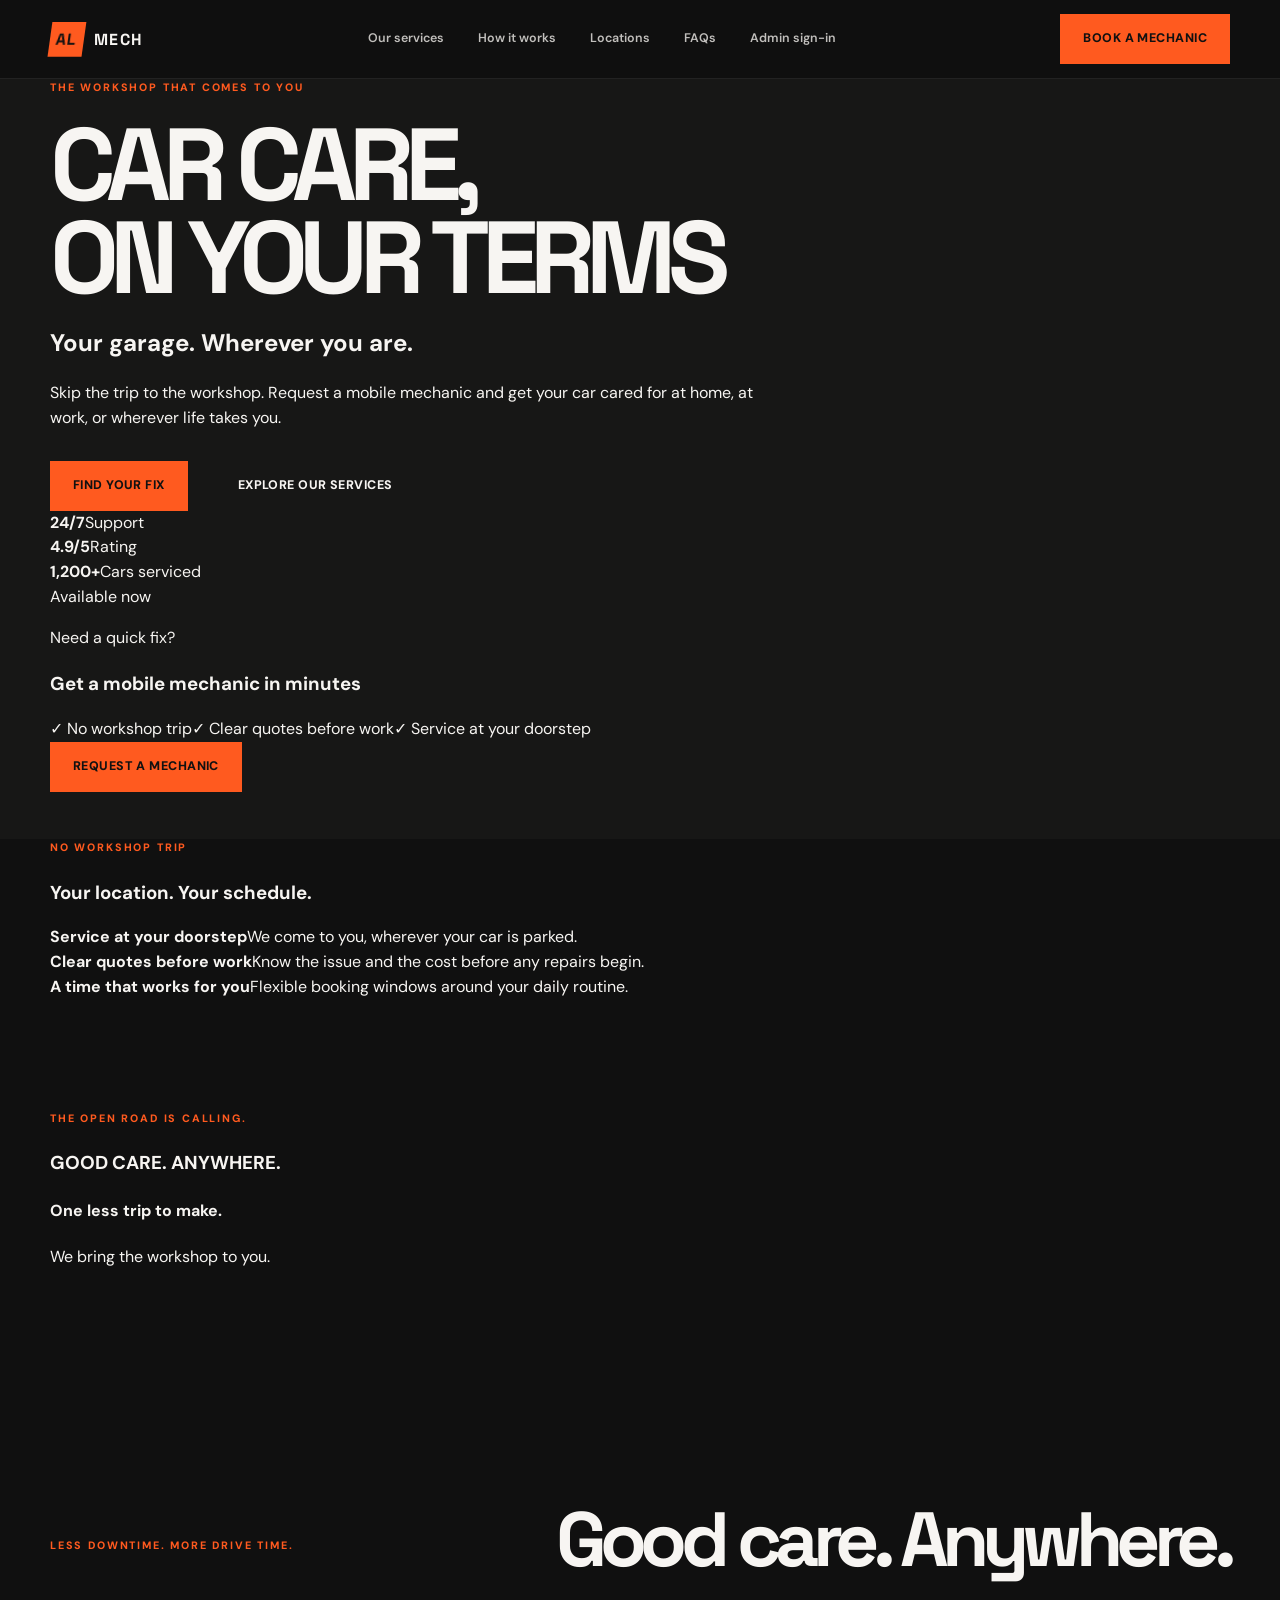
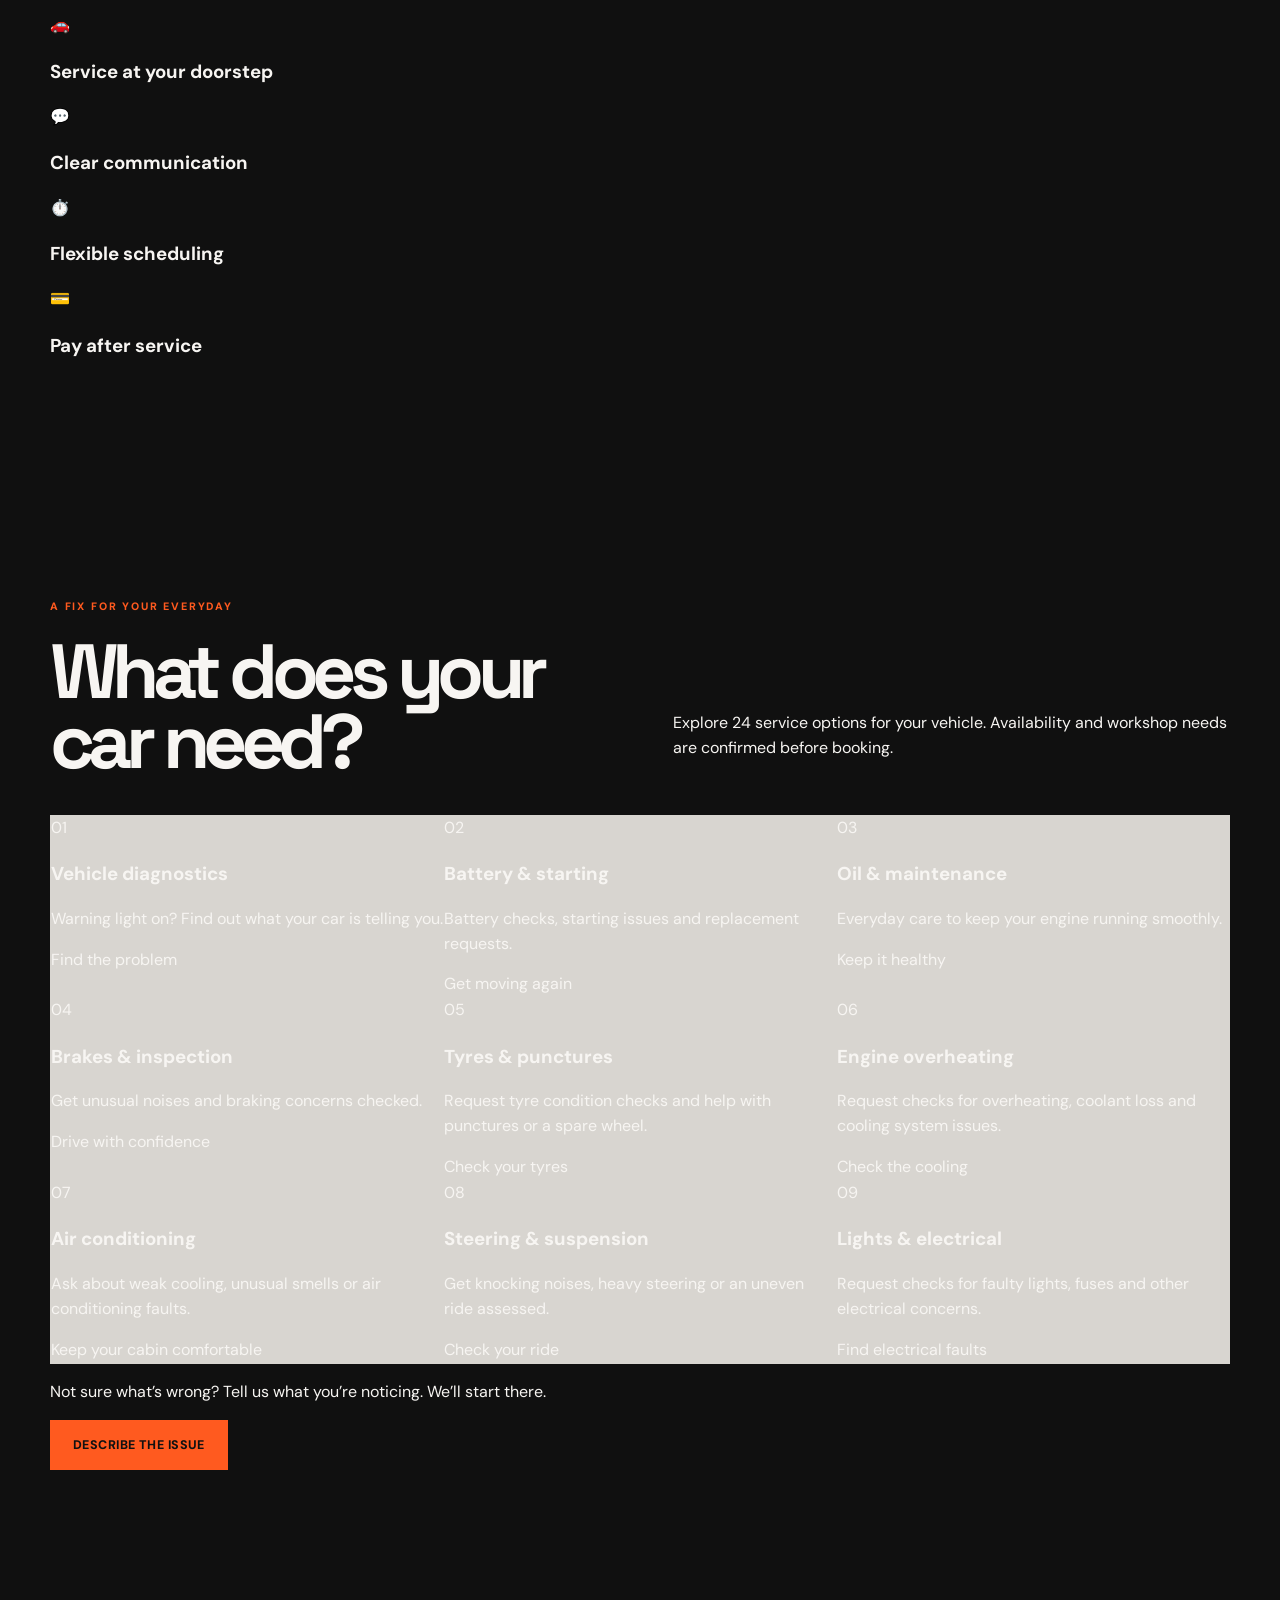
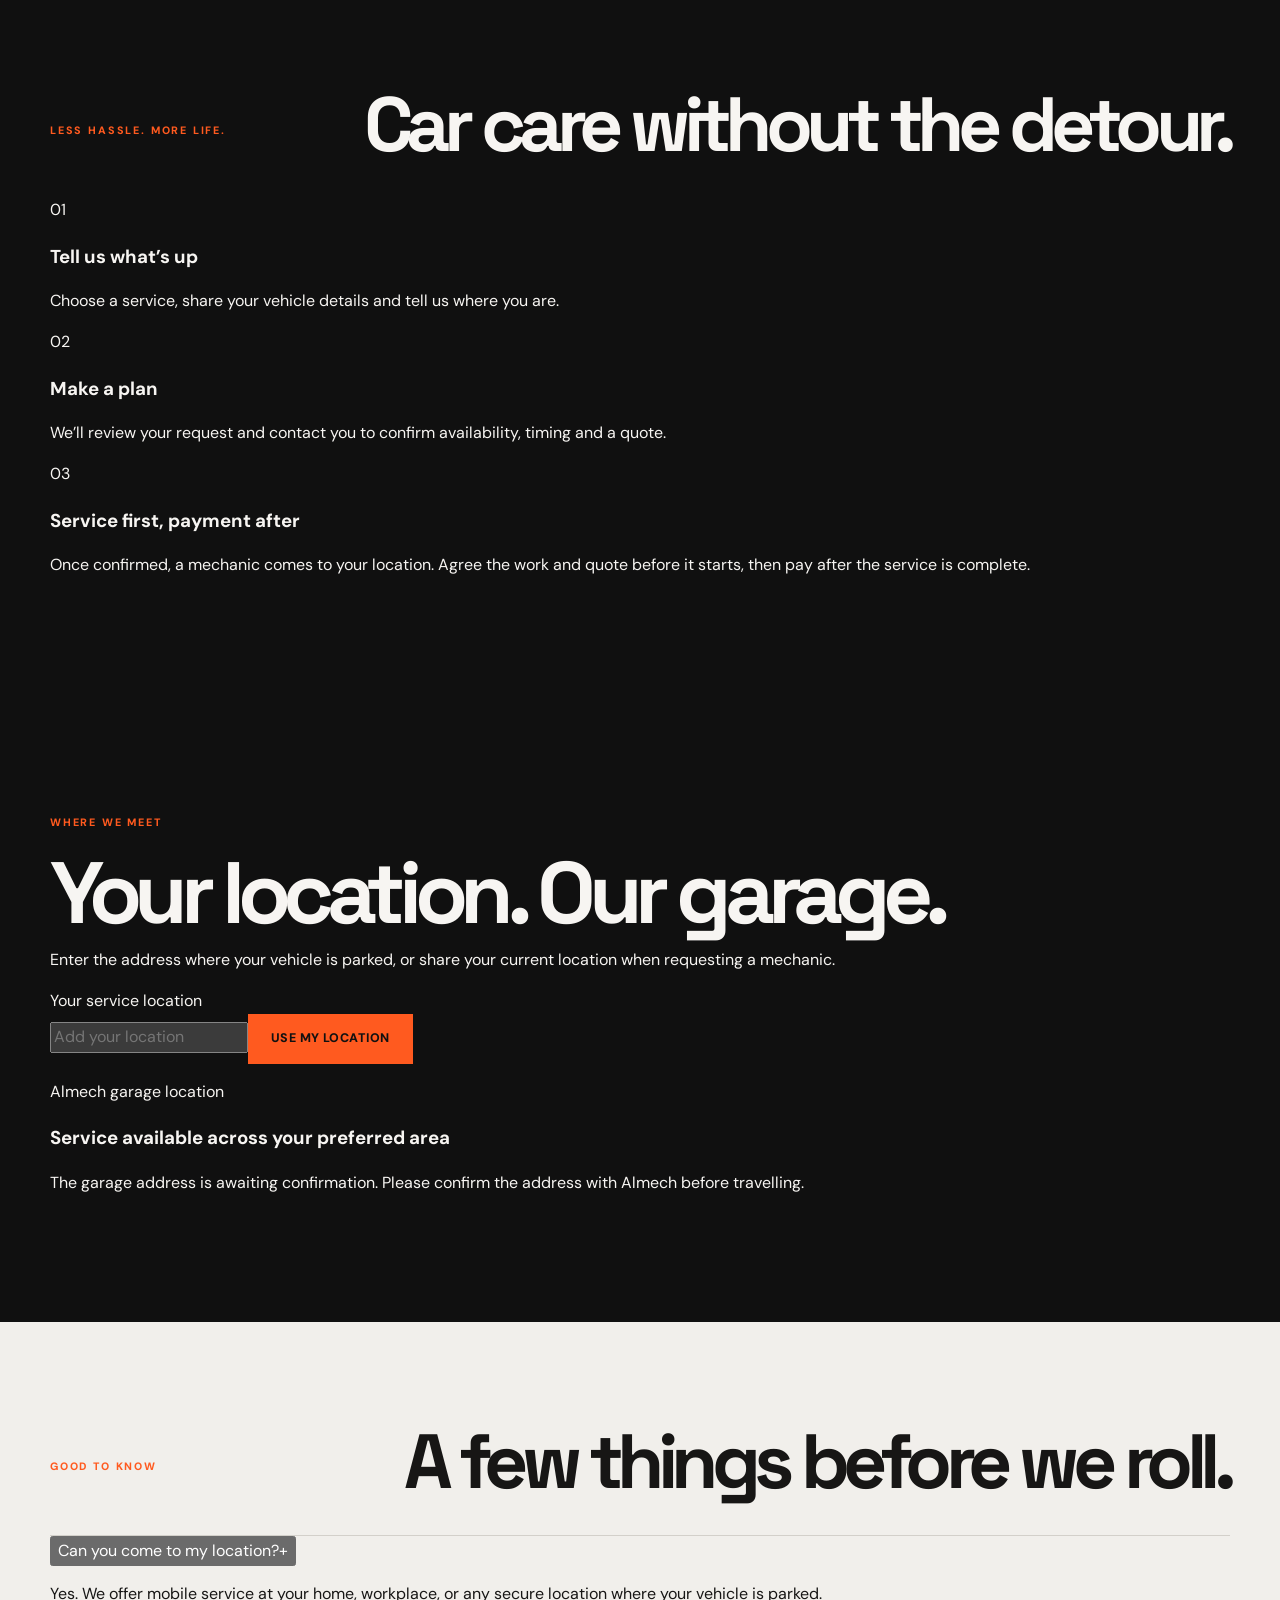
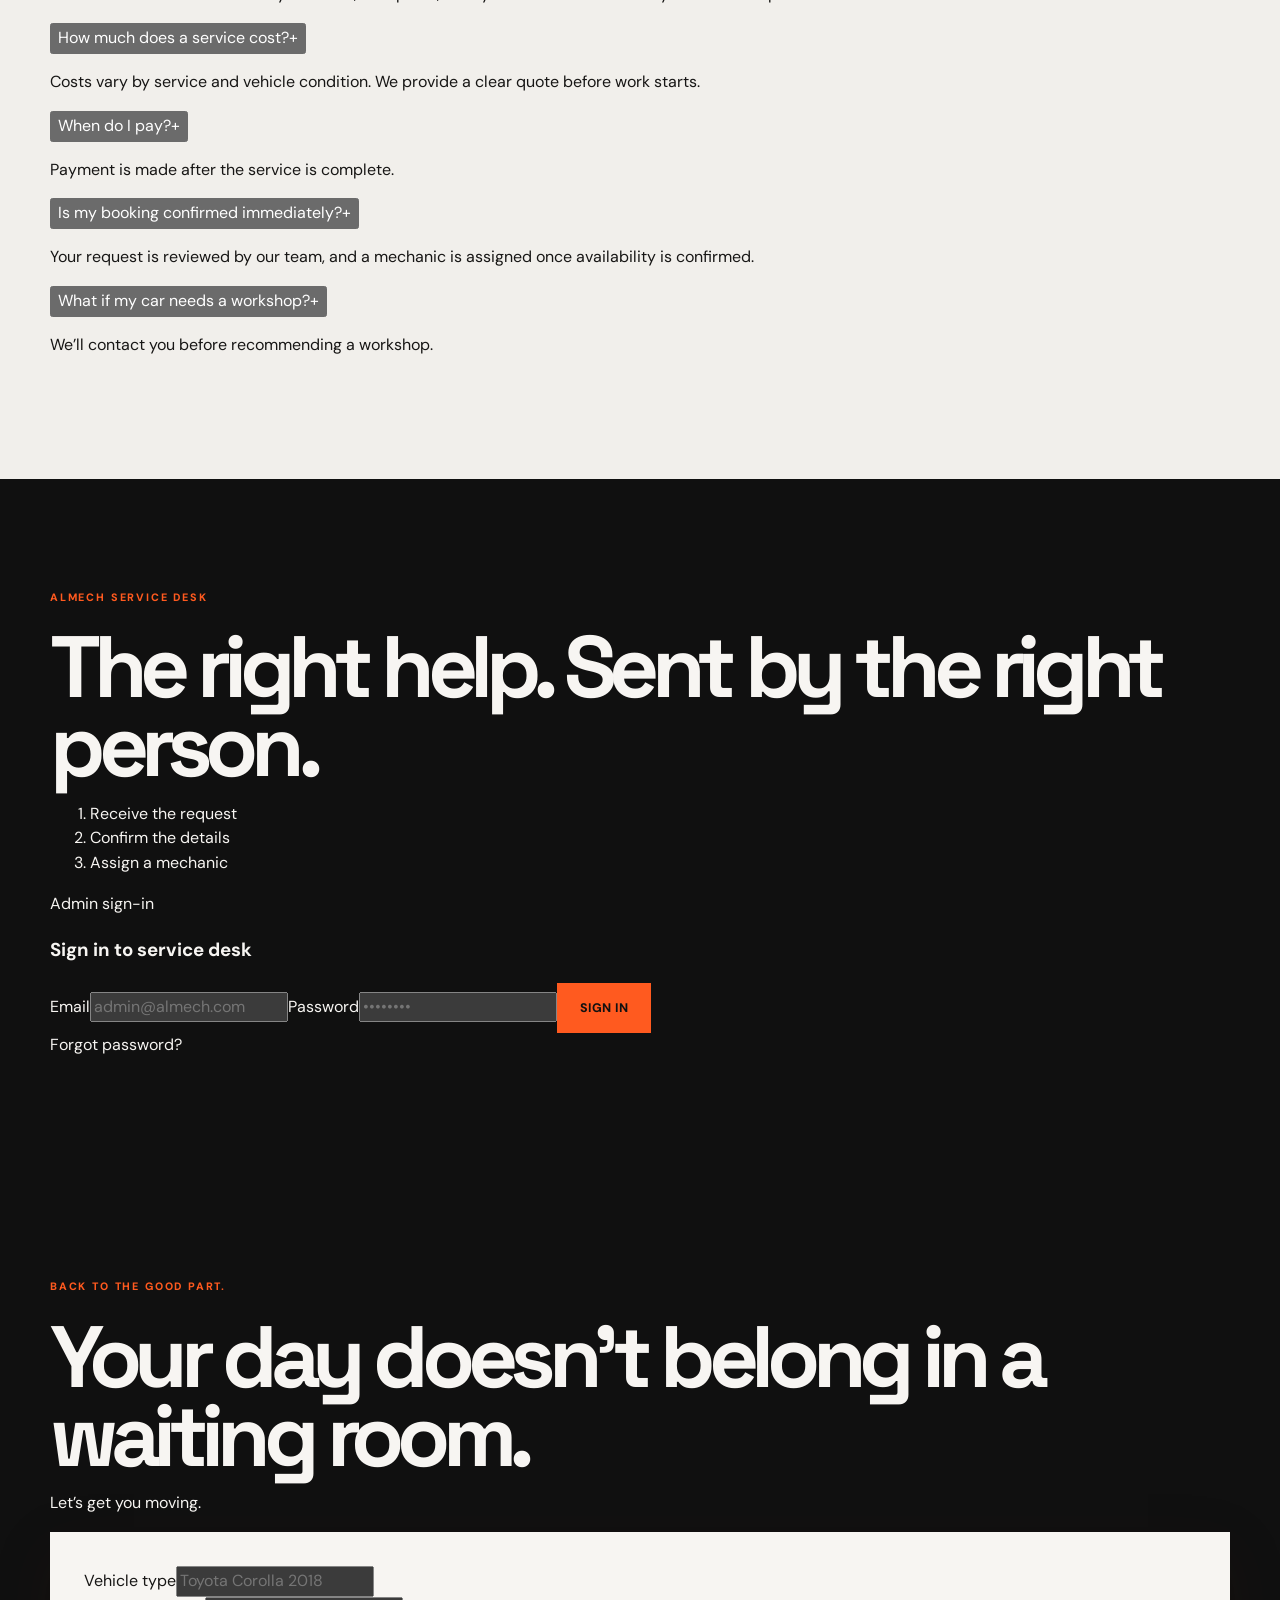
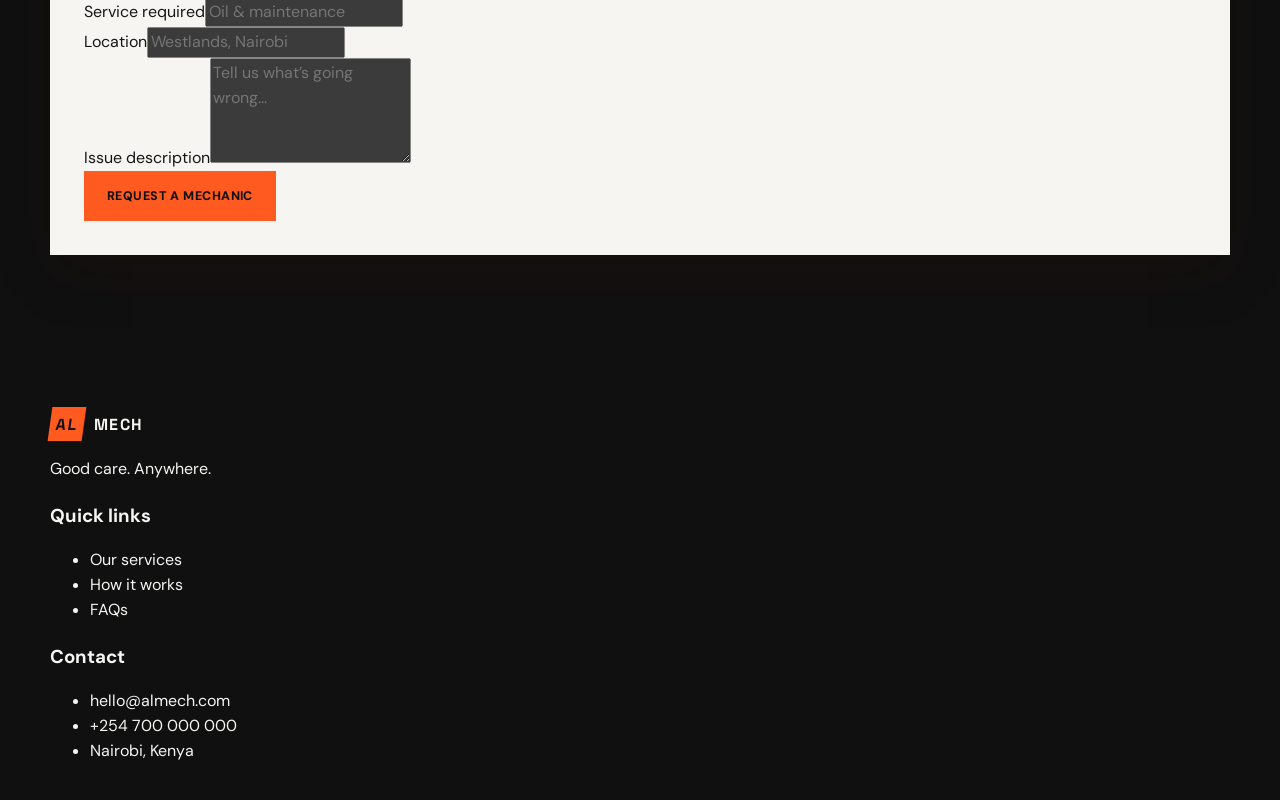
<file: index.html>
<!DOCTYPE html>
<html lang="en">
  <head>
    <meta charset="UTF-8" />
    <meta name="viewport" content="width=device-width, initial-scale=1.0" />
    <title>ALMECH | Your garage. Wherever you are.</title>
    <meta name="description" content="ALMECH brings the workshop to you with mobile garage services, diagnostics, maintenance and repairs at your location." />
    <link rel="preconnect" href="https://fonts.googleapis.com" />
    <link rel="preconnect" href="https://fonts.gstatic.com" crossorigin />
    <link href="https://fonts.googleapis.com/css2?family=Inter:wght@400;500;600;700;800;900&display=swap" rel="stylesheet" />
    <link rel="stylesheet" href="styles.css" />
  </head>
  <body>
    <header class="site-header"><div class="container nav-bar">
      <a href="#top" class="brand" aria-label="ALMECH home"><span class="brand-mark">AL</span><span>MECH</span></a>
      <nav class="main-nav" aria-label="Main navigation"><a href="#services">Our services</a><a href="#how-it-works">How it works</a><a href="#locations">Locations</a><a href="#faqs">FAQs</a><a href="#admin">Admin sign-in</a></nav>
      <a href="#book" class="btn btn-primary">Book a mechanic</a>
    </div></header>
    <main id="top">
      <section class="hero"><div class="container hero-grid"><div class="hero-copy"><p class="eyebrow">THE WORKSHOP THAT COMES TO YOU</p><h1>CAR CARE,<br />ON YOUR TERMS</h1><h2>Your garage. Wherever you are.</h2><p class="lead">Skip the trip to the workshop. Request a mobile mechanic and get your car cared for at home, at work, or wherever life takes you.</p><div class="hero-actions"><a href="#book" class="btn btn-primary">Find your fix</a><a href="#services" class="btn btn-secondary">Explore our services</a></div><div class="hero-mini-stats"><div><strong>24/7</strong><span>Support</span></div><div><strong>4.9/5</strong><span>Rating</span></div><div><strong>1,200+</strong><span>Cars serviced</span></div></div></div><div class="hero-panel"><div class="panel-topline"><span class="dot"></span><span>Available now</span></div><div class="panel-card"><p class="small-label">Need a quick fix?</p><h3>Get a mobile mechanic in minutes</h3><div class="check-list"><span>✓ No workshop trip</span><span>✓ Clear quotes before work</span><span>✓ Service at your doorstep</span></div><a href="#book" class="btn btn-primary full-width">Request a mechanic</a></div></div></div></section>
      <section class="feature-band"><div class="container feature-band-inner"><div class="feature-copy"><p class="eyebrow dark">NO WORKSHOP TRIP</p><h3>Your location. Your schedule.</h3></div><div class="feature-grid"><div class="feature-item"><strong>Service at your doorstep</strong><span>We come to you, wherever your car is parked.</span></div><div class="feature-item"><strong>Clear quotes before work</strong><span>Know the issue and the cost before any repairs begin.</span></div><div class="feature-item"><strong>A time that works for you</strong><span>Flexible booking windows around your daily routine.</span></div></div></div></section>
      <section class="section intro-banner"><div class="container intro-layout"><div><p class="eyebrow dark">THE OPEN ROAD IS CALLING.</p><h3>GOOD CARE. ANYWHERE.</h3></div><div class="intro-stat-block"><h4>One less trip to make.</h4><p>We bring the workshop to you.</p></div></div></section>
      <section class="section benefits"><div class="container"><div class="section-heading"><p class="eyebrow dark">LESS DOWNTIME. MORE DRIVE TIME.</p><h2>Good care. Anywhere.</h2></div><div class="benefit-grid"><div class="benefit-box"><span class="icon">🚗</span><h3>Service at your doorstep</h3></div><div class="benefit-box"><span class="icon">💬</span><h3>Clear communication</h3></div><div class="benefit-box"><span class="icon">⏱️</span><h3>Flexible scheduling</h3></div><div class="benefit-box"><span class="icon">💳</span><h3>Pay after service</h3></div></div></div></section>
      <section id="services" class="section services-section"><div class="container"><div class="section-heading split-heading"><div><p class="eyebrow dark">A FIX FOR YOUR EVERYDAY</p><h2>What does your car need?</h2></div><p class="section-intro">Explore 24 service options for your vehicle. Availability and workshop needs are confirmed before booking.</p></div><div class="service-grid"><article class="service-item"><span class="service-index">01</span><h3>Vehicle diagnostics</h3><p>Warning light on? Find out what your car is telling you.</p><a href="#book">Find the problem</a></article><article class="service-item"><span class="service-index">02</span><h3>Battery & starting</h3><p>Battery checks, starting issues and replacement requests.</p><a href="#book">Get moving again</a></article><article class="service-item"><span class="service-index">03</span><h3>Oil & maintenance</h3><p>Everyday care to keep your engine running smoothly.</p><a href="#book">Keep it healthy</a></article><article class="service-item"><span class="service-index">04</span><h3>Brakes & inspection</h3><p>Get unusual noises and braking concerns checked.</p><a href="#book">Drive with confidence</a></article><article class="service-item"><span class="service-index">05</span><h3>Tyres & punctures</h3><p>Request tyre condition checks and help with punctures or a spare wheel.</p><a href="#book">Check your tyres</a></article><article class="service-item"><span class="service-index">06</span><h3>Engine overheating</h3><p>Request checks for overheating, coolant loss and cooling system issues.</p><a href="#book">Check the cooling</a></article><article class="service-item"><span class="service-index">07</span><h3>Air conditioning</h3><p>Ask about weak cooling, unusual smells or air conditioning faults.</p><a href="#book">Keep your cabin comfortable</a></article><article class="service-item"><span class="service-index">08</span><h3>Steering & suspension</h3><p>Get knocking noises, heavy steering or an uneven ride assessed.</p><a href="#book">Check your ride</a></article><article class="service-item"><span class="service-index">09</span><h3>Lights & electrical</h3><p>Request checks for faulty lights, fuses and other electrical concerns.</p><a href="#book">Find electrical faults</a></article></div><div class="callout-box"><p>Not sure what’s wrong? Tell us what you’re noticing. We’ll start there.</p><a href="#book" class="btn btn-primary">Describe the issue</a></div></div></section>
      <section id="how-it-works" class="section workflow-section"><div class="container"><div class="section-heading center-heading"><p class="eyebrow dark">LESS HASSLE. MORE LIFE.</p><h2>Car care without the detour.</h2></div><div class="workflow-grid"><div class="step-card"><span class="step-number">01</span><h3>Tell us what’s up</h3><p>Choose a service, share your vehicle details and tell us where you are.</p></div><div class="step-card"><span class="step-number">02</span><h3>Make a plan</h3><p>We’ll review your request and contact you to confirm availability, timing and a quote.</p></div><div class="step-card"><span class="step-number">03</span><h3>Service first, payment after</h3><p>Once confirmed, a mechanic comes to your location. Agree the work and quote before it starts, then pay after the service is complete.</p></div></div></div></section>
      <section id="locations" class="section location-section"><div class="container location-grid"><div class="location-content"><p class="eyebrow dark">WHERE WE MEET</p><h2>Your location. Our garage.</h2><p>Enter the address where your vehicle is parked, or share your current location when requesting a mechanic.</p><div class="location-box"><label for="locationInput">Your service location</label><div class="location-input-wrap"><input id="locationInput" type="text" placeholder="Add your location" /><button type="button" class="btn btn-primary small-btn">Use my location</button></div></div></div><div class="location-card"><p class="small-label">Almech garage location</p><h3>Service available across your preferred area</h3><p>The garage address is awaiting confirmation. Please confirm the address with Almech before travelling.</p></div></div></section>
      <section class="section faq-section" id="faqs"><div class="container faq-wrap"><div class="section-heading"><p class="eyebrow dark">GOOD TO KNOW</p><h2>A few things before we roll.</h2></div><div class="faq-list"><div class="faq-item active"><button class="faq-question" type="button">Can you come to my location?<span>+</span></button><div class="faq-answer"><p>Yes. We offer mobile service at your home, workplace, or any secure location where your vehicle is parked.</p></div></div><div class="faq-item"><button class="faq-question" type="button">How much does a service cost?<span>+</span></button><div class="faq-answer"><p>Costs vary by service and vehicle condition. We provide a clear quote before work starts.</p></div></div><div class="faq-item"><button class="faq-question" type="button">When do I pay?<span>+</span></button><div class="faq-answer"><p>Payment is made after the service is complete.</p></div></div><div class="faq-item"><button class="faq-question" type="button">Is my booking confirmed immediately?<span>+</span></button><div class="faq-answer"><p>Your request is reviewed by our team, and a mechanic is assigned once availability is confirmed.</p></div></div><div class="faq-item"><button class="faq-question" type="button">What if my car needs a workshop?<span>+</span></button><div class="faq-answer"><p>We’ll contact you before recommending a workshop.</p></div></div></div></div></section>
      <section class="section admin-section" id="admin"><div class="container admin-wrap"><div class="admin-copy"><p class="eyebrow dark">ALMECH SERVICE DESK</p><h2>The right help. Sent by the right person.</h2><ol><li>Receive the request</li><li>Confirm the details</li><li>Assign a mechanic</li></ol></div><div class="admin-card"><p class="small-label">Admin sign-in</p><h3>Sign in to service desk</h3><form class="admin-form"><label><span>Email</span><input type="email" placeholder="admin@almech.com" /></label><label><span>Password</span><input type="password" placeholder="••••••••" /></label><button type="submit" class="btn btn-primary full-width">Sign in</button></form><a class="admin-link" href="#">Forgot password?</a></div></div></section>
      <section id="book" class="section book-section"><div class="container book-panel"><div class="book-copy"><p class="eyebrow dark">BACK TO THE GOOD PART.</p><h2>Your day doesn’t belong in a waiting room.</h2><p>Let’s get you moving.</p></div><form class="booking-form" id="bookingForm"><div class="field-row"><label><span>Vehicle type</span><input type="text" name="vehicle" placeholder="Toyota Corolla 2018" required /></label></div><div class="field-row"><label><span>Service required</span><input type="text" name="service" placeholder="Oil & maintenance" required /></label></div><div class="field-row"><label><span>Location</span><input type="text" name="location" placeholder="Westlands, Nairobi" required /></label></div><div class="field-row"><label><span>Issue description</span><textarea name="issue" rows="4" placeholder="Tell us what’s going wrong..." required></textarea></label></div><button type="submit" class="btn btn-primary full-width">Request a mechanic</button></form></div></section>
    </main>
    <footer class="site-footer"><div class="container footer-grid"><div><a href="#top" class="brand footer-brand" aria-label="ALMECH homepage"><span class="brand-mark">AL</span><span>MECH</span></a><p>Good care. Anywhere.</p></div><div><h3>Quick links</h3><ul><li><a href="#services">Our services</a></li><li><a href="#how-it-works">How it works</a></li><li><a href="#faqs">FAQs</a></li></ul></div><div><h3>Contact</h3><ul><li>hello@almech.com</li><li>+254 700 000 000</li><li>Nairobi, Kenya</li></ul></div></div></footer>
    <script src="script.js"></script>
  </body>
</html>
</file>
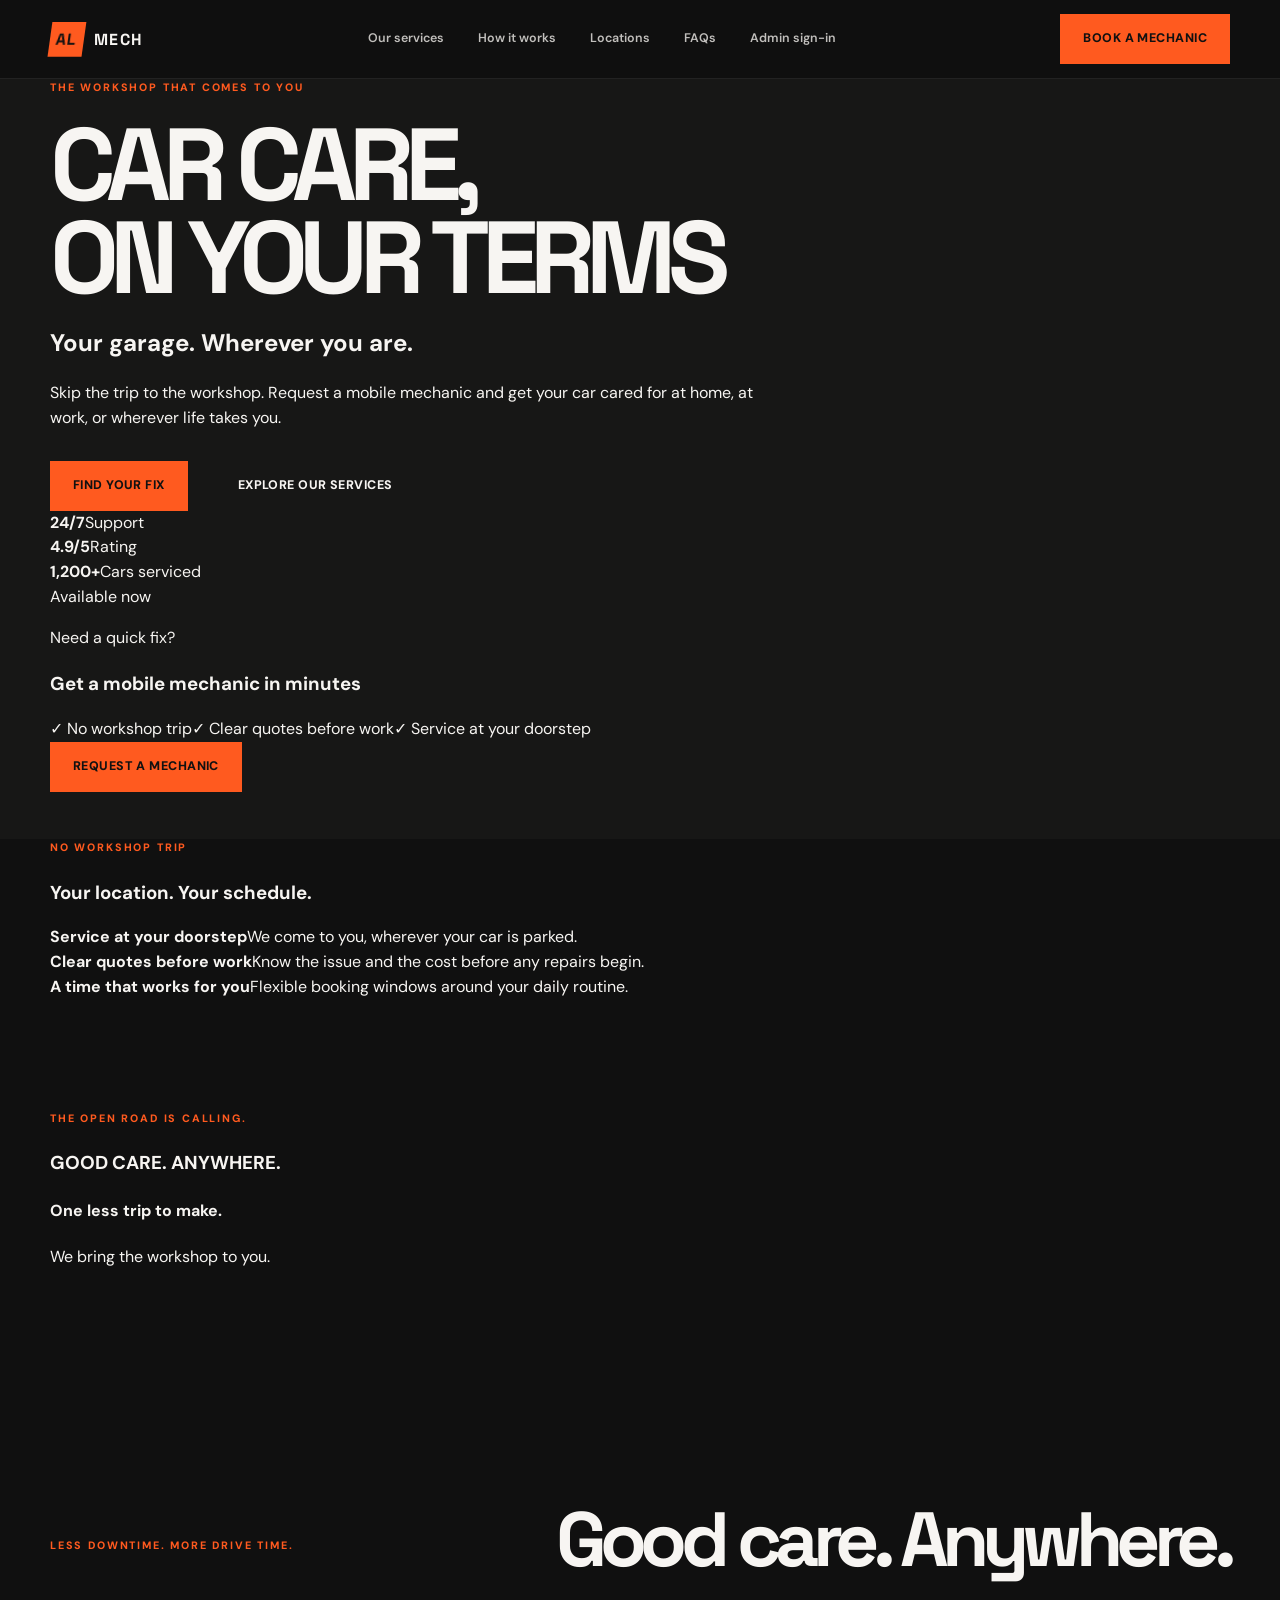
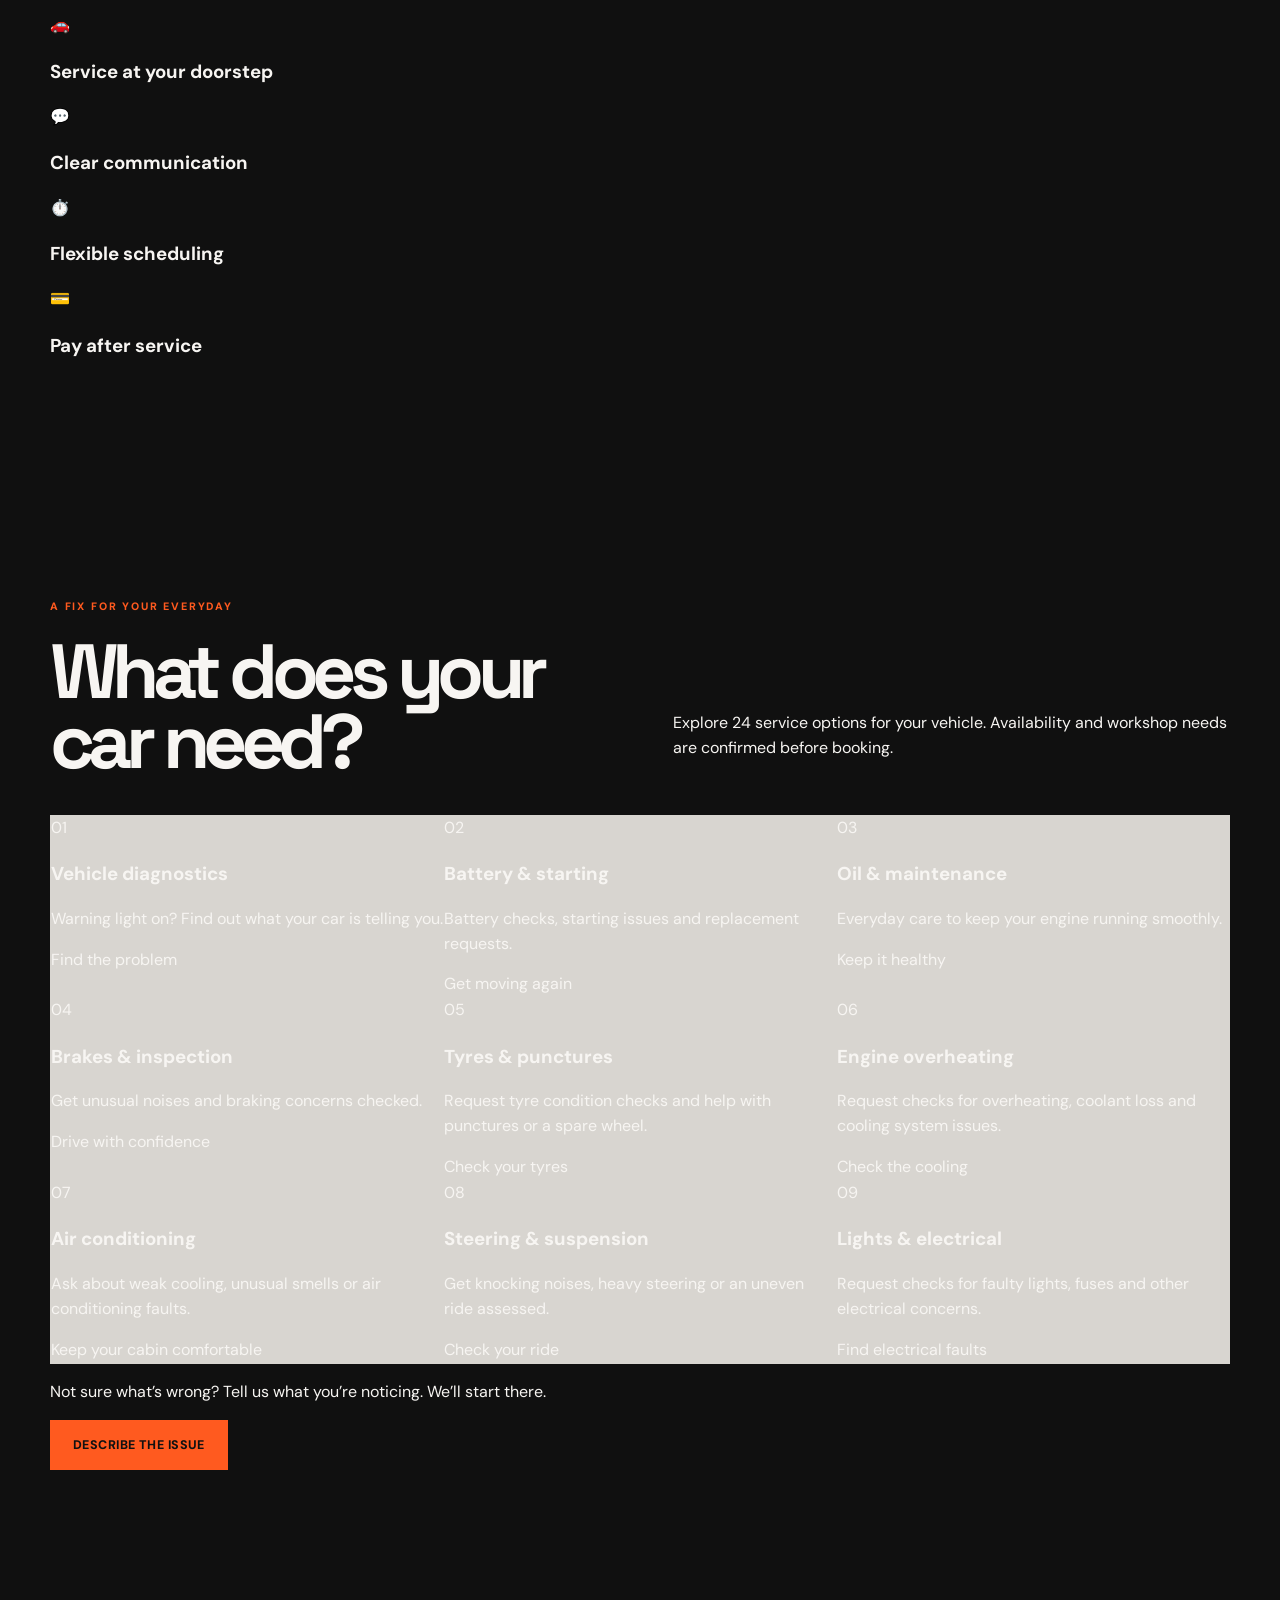
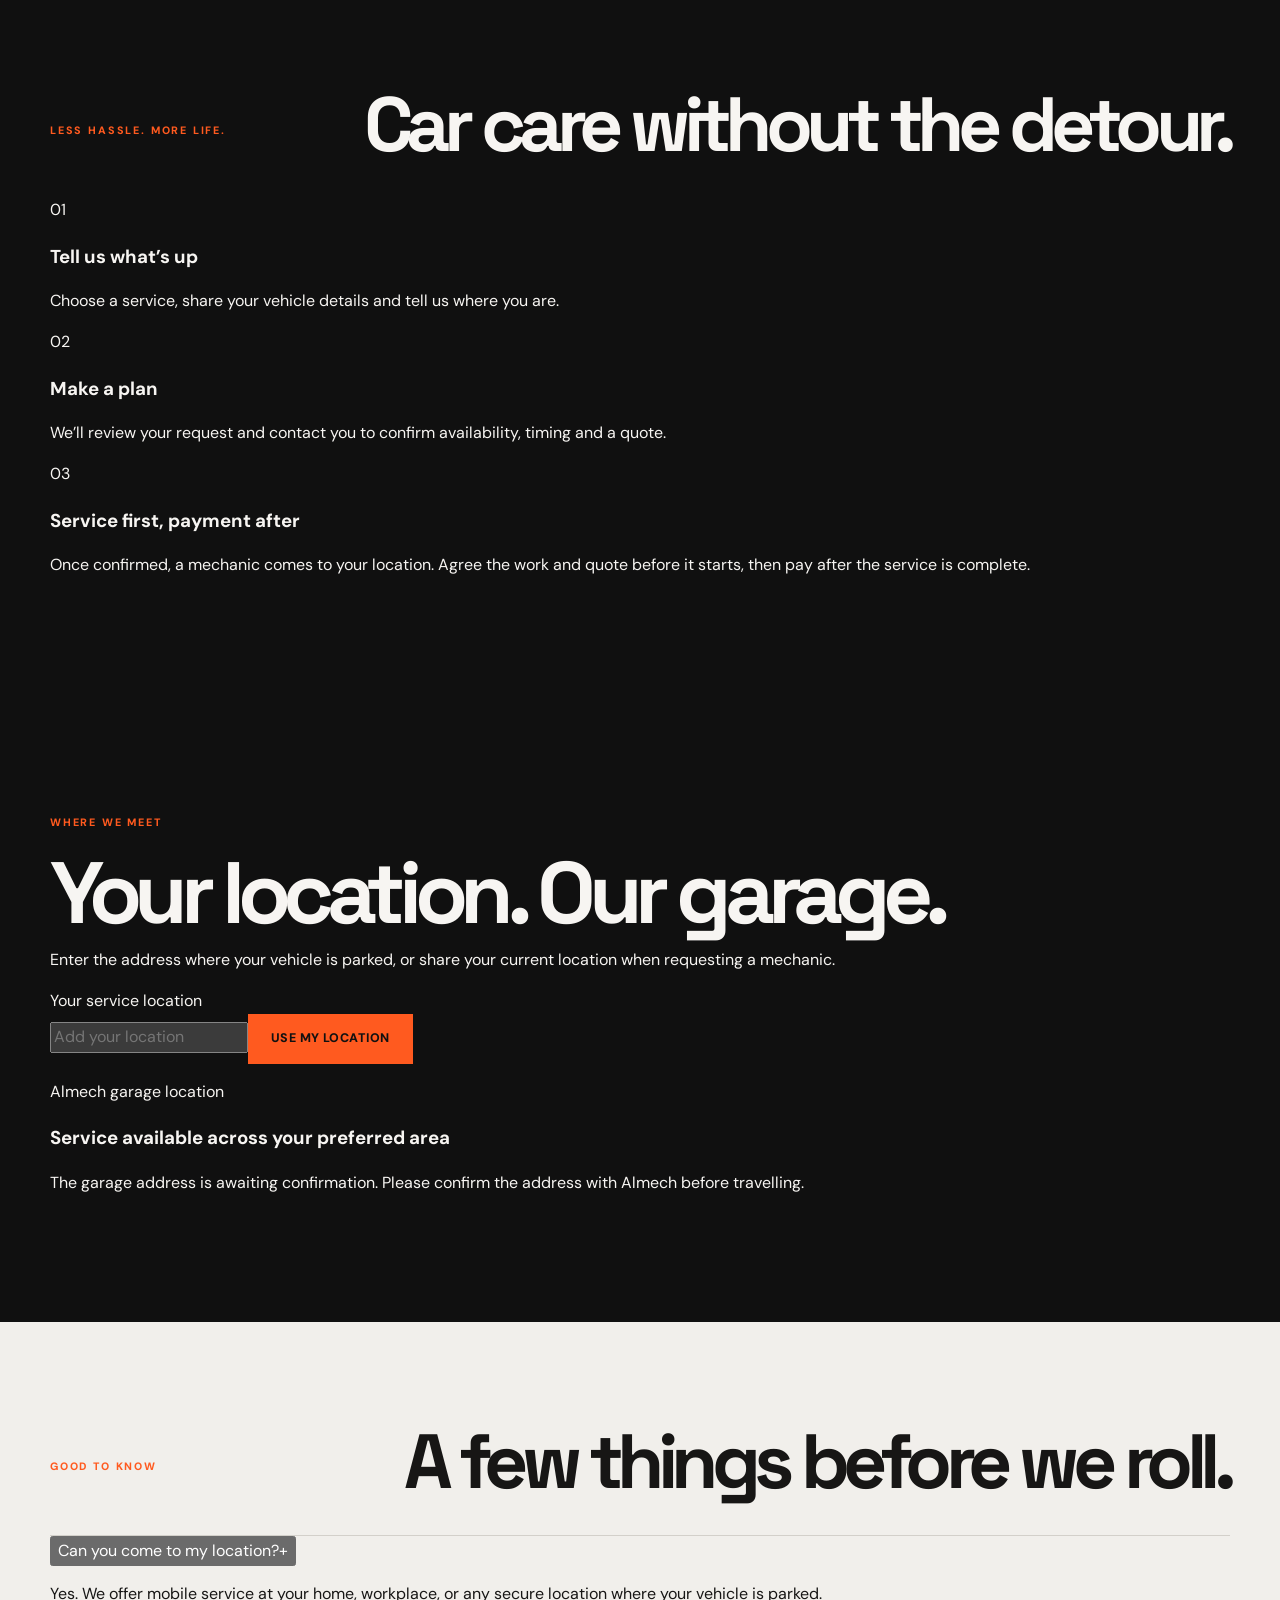
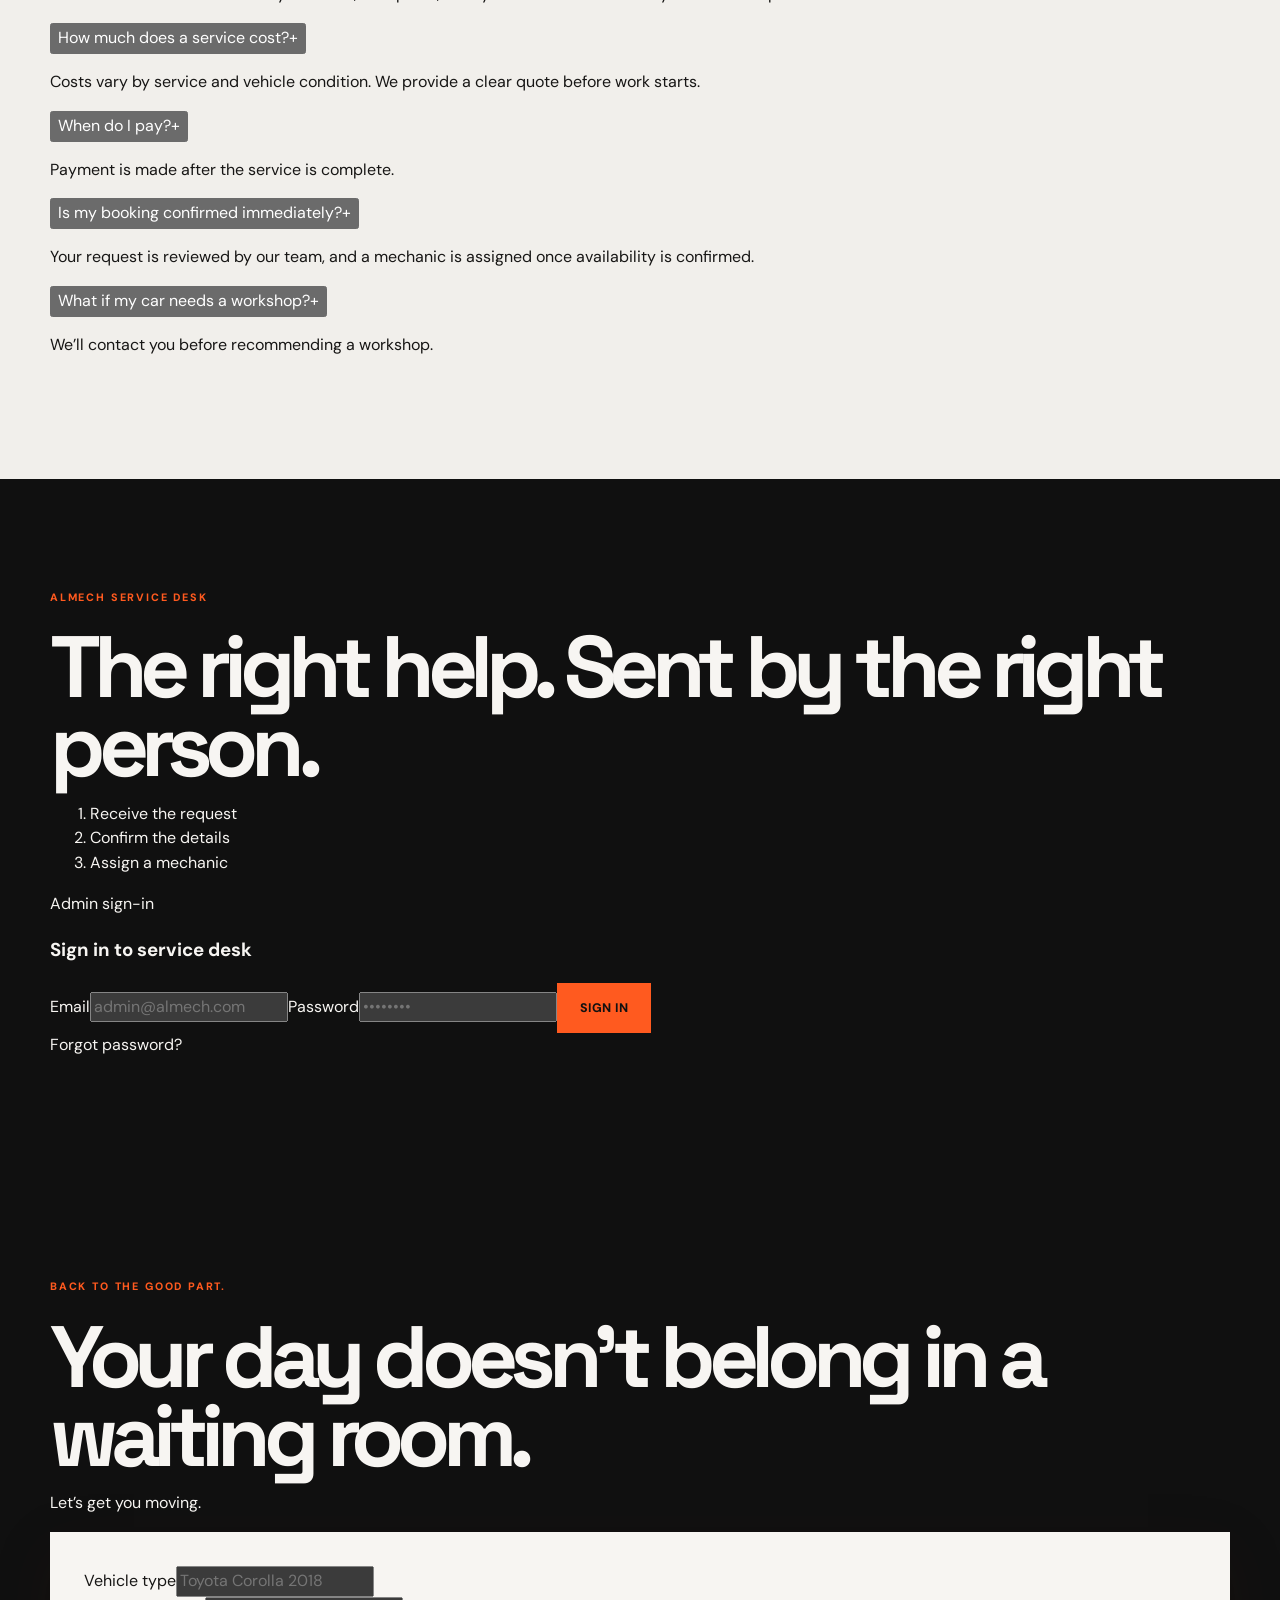
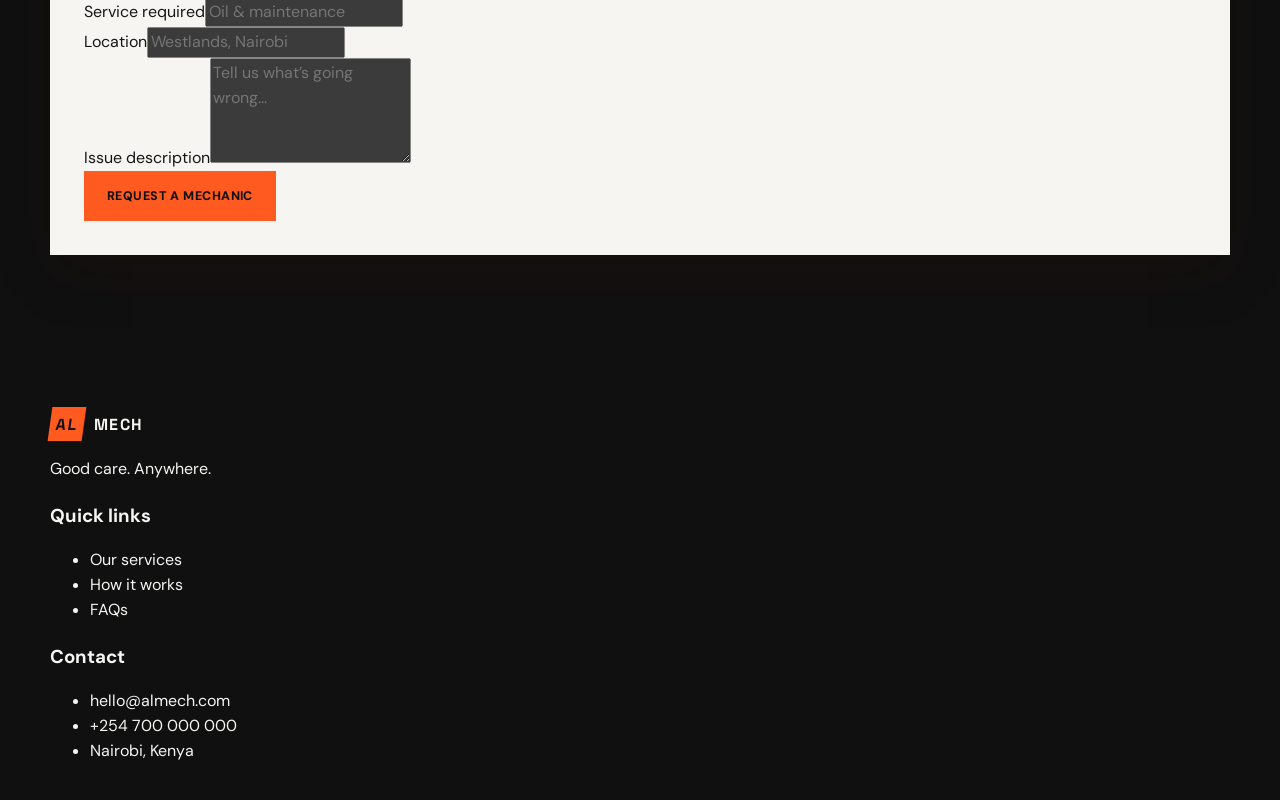
<file: new index_version 1.html>
<!DOCTYPE html>
<html lang="en">
  <head>
    <meta charset="UTF-8" />
    <meta name="viewport" content="width=device-width, initial-scale=1.0" />
    <title>ALMECH | Your garage. Wherever you are.</title>
    <meta name="description" content="ALMECH brings the workshop to you with mobile garage services, diagnostics, maintenance and repairs at your location." />
    <link rel="preconnect" href="https://fonts.googleapis.com" />
    <link rel="preconnect" href="https://fonts.gstatic.com" crossorigin />
    <link href="https://fonts.googleapis.com/css2?family=Inter:wght@400;500;600;700;800;900&display=swap" rel="stylesheet" />
    <link rel="stylesheet" href="styles.css" />
  </head>
  <body>
    <header class="site-header"><div class="container nav-bar">
      <a href="#top" class="brand" aria-label="ALMECH home"><span class="brand-mark">AL</span><span>MECH</span></a>
      <nav class="main-nav" aria-label="Main navigation"><a href="#services">Our services</a><a href="#how-it-works">How it works</a><a href="#locations">Locations</a><a href="#faqs">FAQs</a><a href="#admin">Admin sign-in</a></nav>
      <a href="#book" class="btn btn-primary">Book a mechanic</a>
    </div></header>

    <main id="top">
      <section class="hero"><div class="container hero-grid"><div class="hero-copy">
        <p class="eyebrow">THE WORKSHOP THAT COMES TO YOU</p><h1>CAR CARE,<br />ON YOUR TERMS</h1><h2>Your garage. Wherever you are.</h2>
        <p class="lead">Skip the trip to the workshop. Request a mobile mechanic and get your car cared for at home, at work, or wherever life takes you.</p>
        <div class="hero-actions"><a href="#book" class="btn btn-primary">Find your fix</a><a href="#services" class="btn btn-secondary">Explore our services</a></div>
        <div class="hero-mini-stats"><div><strong>24/7</strong><span>Support</span></div><div><strong>4.9/5</strong><span>Rating</span></div><div><strong>1,200+</strong><span>Cars serviced</span></div></div>
      </div><div class="hero-panel"><div class="panel-topline"><span class="dot"></span><span>Available now</span></div><div class="panel-card"><p class="small-label">Need a quick fix?</p><h3>Get a mobile mechanic in minutes</h3><div class="check-list"><span>✓ No workshop trip</span><span>✓ Clear quotes before work</span><span>✓ Service at your doorstep</span></div><a href="#book" class="btn btn-primary full-width">Request a mechanic</a></div></div></div></section>

      <section class="feature-band"><div class="container feature-band-inner"><div class="feature-copy"><p class="eyebrow dark">NO WORKSHOP TRIP</p><h3>Your location. Your schedule.</h3></div><div class="feature-grid"><div class="feature-item"><strong>Service at your doorstep</strong><span>We come to you, wherever your car is parked.</span></div><div class="feature-item"><strong>Clear quotes before work</strong><span>Know the issue and the cost before any repairs begin.</span></div><div class="feature-item"><strong>A time that works for you</strong><span>Flexible booking windows around your daily routine.</span></div></div></div></section>

      <section class="section intro-banner"><div class="container intro-layout"><div><p class="eyebrow dark">THE OPEN ROAD IS CALLING.</p><h3>GOOD CARE. ANYWHERE.</h3></div><div class="intro-stat-block"><h4>One less trip to make.</h4><p>We bring the workshop to you.</p></div></div></section>

      <section class="section benefits"><div class="container"><div class="section-heading"><p class="eyebrow dark">LESS DOWNTIME. MORE DRIVE TIME.</p><h2>Good care. Anywhere.</h2></div><div class="benefit-grid"><div class="benefit-box"><span class="icon">🚗</span><h3>Service at your doorstep</h3></div><div class="benefit-box"><span class="icon">💬</span><h3>Clear communication</h3></div><div class="benefit-box"><span class="icon">⏱️</span><h3>Flexible scheduling</h3></div><div class="benefit-box"><span class="icon">💳</span><h3>Pay after service</h3></div></div></div></section>

      <section id="services" class="section services-section"><div class="container"><div class="section-heading split-heading"><div><p class="eyebrow dark">A FIX FOR YOUR EVERYDAY</p><h2>What does your car need?</h2></div><p class="section-intro">Explore 24 service options for your vehicle. Availability and workshop needs are confirmed before booking.</p></div><div class="service-grid">
        <article class="service-item"><span class="service-index">01</span><h3>Vehicle diagnostics</h3><p>Warning light on? Find out what your car is telling you.</p><a href="#book">Find the problem</a></article>
        <article class="service-item"><span class="service-index">02</span><h3>Battery & starting</h3><p>Battery checks, starting issues and replacement requests.</p><a href="#book">Get moving again</a></article>
        <article class="service-item"><span class="service-index">03</span><h3>Oil & maintenance</h3><p>Everyday care to keep your engine running smoothly.</p><a href="#book">Keep it healthy</a></article>
        <article class="service-item"><span class="service-index">04</span><h3>Brakes & inspection</h3><p>Get unusual noises and braking concerns checked.</p><a href="#book">Drive with confidence</a></article>
        <article class="service-item"><span class="service-index">05</span><h3>Tyres & punctures</h3><p>Request tyre condition checks and help with punctures or a spare wheel.</p><a href="#book">Check your tyres</a></article>
        <article class="service-item"><span class="service-index">06</span><h3>Engine overheating</h3><p>Request checks for overheating, coolant loss and cooling system issues.</p><a href="#book">Check the cooling</a></article>
        <article class="service-item"><span class="service-index">07</span><h3>Air conditioning</h3><p>Ask about weak cooling, unusual smells or air conditioning faults.</p><a href="#book">Keep your cabin comfortable</a></article>
        <article class="service-item"><span class="service-index">08</span><h3>Steering & suspension</h3><p>Get knocking noises, heavy steering or an uneven ride assessed.</p><a href="#book">Check your ride</a></article>
        <article class="service-item"><span class="service-index">09</span><h3>Lights & electrical</h3><p>Request checks for faulty lights, fuses and other electrical concerns.</p><a href="#book">Find electrical faults</a></article>
      </div><div class="callout-box"><p>Not sure what’s wrong? Tell us what you’re noticing. We’ll start there.</p><a href="#book" class="btn btn-primary">Describe the issue</a></div></div></section>

      <section id="how-it-works" class="section workflow-section"><div class="container"><div class="section-heading center-heading"><p class="eyebrow dark">LESS HASSLE. MORE LIFE.</p><h2>Car care without the detour.</h2></div><div class="workflow-grid"><div class="step-card"><span class="step-number">01</span><h3>Tell us what’s up</h3><p>Choose a service, share your vehicle details and tell us where you are.</p></div><div class="step-card"><span class="step-number">02</span><h3>Make a plan</h3><p>We’ll review your request and contact you to confirm availability, timing and a quote.</p></div><div class="step-card"><span class="step-number">03</span><h3>Service first, payment after</h3><p>Once confirmed, a mechanic comes to your location. Agree the work and quote before it starts, then pay after the service is complete.</p></div></div></div></section>

      <section id="locations" class="section location-section"><div class="container location-grid"><div class="location-content"><p class="eyebrow dark">WHERE WE MEET</p><h2>Your location. Our garage.</h2><p>Enter the address where your vehicle is parked, or share your current location when requesting a mechanic.</p><div class="location-box"><label for="locationInput">Your service location</label><div class="location-input-wrap"><input id="locationInput" type="text" placeholder="Add your location" /><button type="button" class="btn btn-primary small-btn">Use my location</button></div></div></div><div class="location-card"><p class="small-label">Almech garage location</p><h3>Service available across your preferred area</h3><p>The garage address is awaiting confirmation. Please confirm the address with Almech before travelling.</p></div></div></section>

      <section class="section faq-section" id="faqs"><div class="container faq-wrap"><div class="section-heading"><p class="eyebrow dark">GOOD TO KNOW</p><h2>A few things before we roll.</h2></div><div class="faq-list">
        <div class="faq-item active"><button class="faq-question" type="button">Can you come to my location?<span>+</span></button><div class="faq-answer"><p>Yes. We offer mobile service at your home, workplace, or any secure location where your vehicle is parked.</p></div></div>
        <div class="faq-item"><button class="faq-question" type="button">How much does a service cost?<span>+</span></button><div class="faq-answer"><p>Costs vary by service and vehicle condition. We provide a clear quote before work starts.</p></div></div>
        <div class="faq-item"><button class="faq-question" type="button">When do I pay?<span>+</span></button><div class="faq-answer"><p>Payment is made after the service is complete.</p></div></div>
        <div class="faq-item"><button class="faq-question" type="button">Is my booking confirmed immediately?<span>+</span></button><div class="faq-answer"><p>Your request is reviewed by our team, and a mechanic is assigned once availability is confirmed.</p></div></div>
        <div class="faq-item"><button class="faq-question" type="button">What if my car needs a workshop?<span>+</span></button><div class="faq-answer"><p>We’ll contact you before recommending a workshop.</p></div></div>
      </div></div></section>

      <section class="section admin-section" id="admin"><div class="container admin-wrap"><div class="admin-copy"><p class="eyebrow dark">ALMECH SERVICE DESK</p><h2>The right help. Sent by the right person.</h2><ol><li>Receive the request</li><li>Confirm the details</li><li>Assign a mechanic</li></ol></div><div class="admin-card"><p class="small-label">Admin sign-in</p><h3>Sign in to service desk</h3><form class="admin-form"><label><span>Email</span><input type="email" placeholder="admin@almech.com" /></label><label><span>Password</span><input type="password" placeholder="••••••••" /></label><button type="submit" class="btn btn-primary full-width">Sign in</button></form><a class="admin-link" href="#">Forgot password?</a></div></div></section>

      <section id="book" class="section book-section"><div class="container book-panel"><div class="book-copy"><p class="eyebrow dark">BACK TO THE GOOD PART.</p><h2>Your day doesn’t belong in a waiting room.</h2><p>Let’s get you moving.</p></div><form class="booking-form" id="bookingForm"><div class="field-row"><label><span>Vehicle type</span><input type="text" name="vehicle" placeholder="Toyota Corolla 2018" required /></label></div><div class="field-row"><label><span>Service required</span><input type="text" name="service" placeholder="Oil & maintenance" required /></label></div><div class="field-row"><label><span>Location</span><input type="text" name="location" placeholder="Westlands, Nairobi" required /></label></div><div class="field-row"><label><span>Issue description</span><textarea name="issue" rows="4" placeholder="Tell us what’s going wrong..." required></textarea></label></div><button type="submit" class="btn btn-primary full-width">Request a mechanic</button></form></div></section>
    </main>

    <footer class="site-footer"><div class="container footer-grid"><div><a href="#top" class="brand footer-brand" aria-label="ALMECH homepage"><span class="brand-mark">AL</span><span>MECH</span></a><p>Good care. Anywhere.</p></div><div><h3>Quick links</h3><ul><li><a href="#services">Our services</a></li><li><a href="#how-it-works">How it works</a></li><li><a href="#faqs">FAQs</a></li></ul></div><div><h3>Contact</h3><ul><li>hello@almech.com</li><li>+254 700 000 000</li><li>Nairobi, Kenya</li></ul></div></div></footer>
    <script src="script.js"></script>
  </body>
</html>
</file>
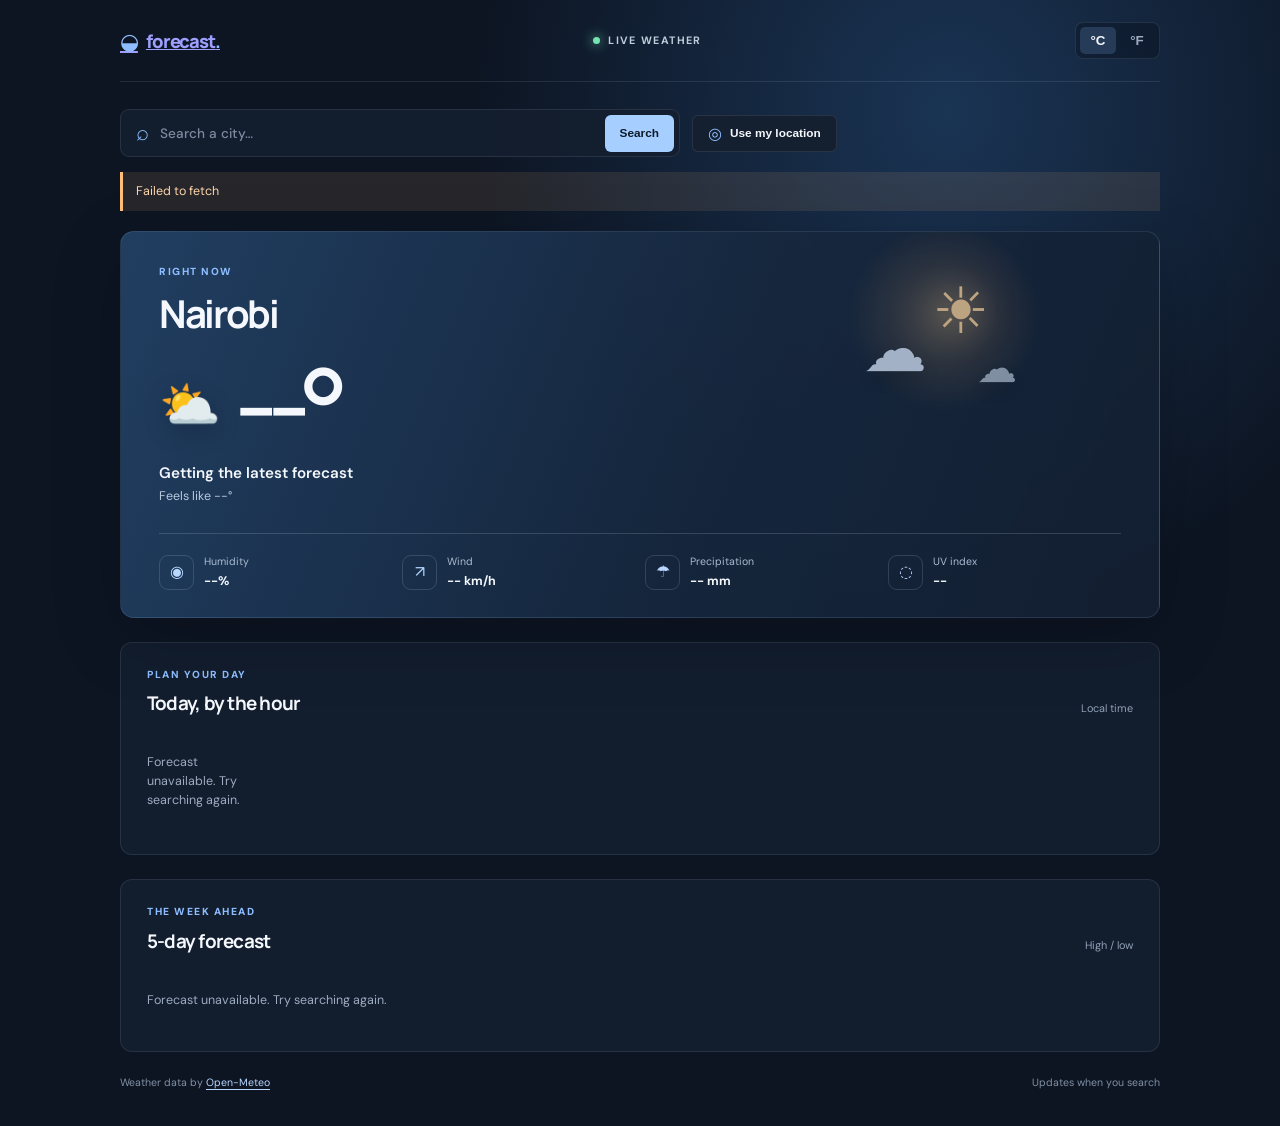
<file: weather.html>
<!doctype html>
<html lang="en">
  <head>
    <meta charset="utf-8" />
    <meta name="viewport" content="width=device-width, initial-scale=1" />
    <meta name="theme-color" content="#101a2b" />
    <meta name="description" content="A clean, live weather dashboard powered by Open-Meteo." />
    <title>Forecast — Weather dashboard</title>
    <link rel="preconnect" href="https://fonts.googleapis.com" />
    <link rel="preconnect" href="https://fonts.gstatic.com" crossorigin />
    <link href="https://fonts.googleapis.com/css2?family=DM+Sans:wght@400;500;600;700;800&family=Manrope:wght@400;500;600;700;800&display=swap" rel="stylesheet" />
    <link rel="stylesheet" href="weather.css" />
    <script src="weather.js" defer></script>
  </head>
  <body>
    <main class="dashboard">
      <header class="topbar">
        <a class="wordmark" href="weather.html" aria-label="Forecast home"><span class="brand-symbol">◒</span> forecast<span class="wordmark-dot">.</span></a>
        <p class="live-label"><span class="live-dot"></span> LIVE WEATHER</p>
        <div class="unit-control" aria-label="Temperature units">
          <button type="button" class="unit-button active" data-unit="celsius" aria-pressed="true">°C</button>
          <button type="button" class="unit-button" data-unit="fahrenheit" aria-pressed="false">°F</button>
        </div>
      </header>

      <section class="search-row" aria-label="Search for a city">
        <form id="searchForm" class="search-form" role="search">
          <span class="search-icon" aria-hidden="true">⌕</span>
          <label class="visually-hidden" for="citySearch">Search a city</label>
          <input id="citySearch" name="city" type="search" placeholder="Search a city…" autocomplete="off" required />
          <button type="submit" class="search-button">Search</button>
        </form>
        <button type="button" class="location-button" id="locationButton"><span aria-hidden="true">◎</span> Use my location</button>
      </section>

      <p class="status-message" id="statusMessage" role="status" aria-live="polite" hidden></p>

      <section class="current-weather" aria-labelledby="cityName">
        <div class="current-copy">
          <p class="eyebrow">RIGHT NOW</p>
          <h1 id="cityName">Loading weather…</h1>
          <p class="date-line" id="currentDate"></p>
          <div class="temperature-line"><span class="weather-emoji" id="currentIcon" aria-hidden="true">⛅</span><strong id="currentTemperature">--°</strong></div>
          <p class="conditions" id="currentCondition">Getting the latest forecast</p>
          <p class="feels-like" id="feelsLike">Feels like --°</p>
        </div>
        <div class="sun-orbit" aria-hidden="true"><div class="sun-glow"></div><span class="orbit-cloud cloud-one">☁</span><span class="orbit-cloud cloud-two">☁</span><span class="orbit-sun">☀</span></div>
        <div class="current-meta">
          <div class="meta-item"><span class="meta-icon">◉</span><div><span class="meta-label">Humidity</span><strong id="humidity">--%</strong></div></div>
          <div class="meta-item"><span class="meta-icon">↗</span><div><span class="meta-label">Wind</span><strong id="windSpeed">-- km/h</strong></div></div>
          <div class="meta-item"><span class="meta-icon">☂</span><div><span class="meta-label">Precipitation</span><strong id="precipitation">-- mm</strong></div></div>
          <div class="meta-item"><span class="meta-icon">◌</span><div><span class="meta-label">UV index</span><strong id="uvIndex">--</strong></div></div>
        </div>
      </section>

      <section class="forecast-section hourly-section" aria-labelledby="hourlyTitle">
        <div class="section-title"><div><p class="eyebrow">PLAN YOUR DAY</p><h2 id="hourlyTitle">Today, by the hour</h2></div><span class="section-caption" id="timezoneLabel">Local time</span></div>
        <div class="hourly-list" id="hourlyForecast" aria-live="polite"><div class="skeleton">Loading hourly forecast…</div></div>
      </section>

      <section class="forecast-section daily-section" aria-labelledby="dailyTitle">
        <div class="section-title"><div><p class="eyebrow">THE WEEK AHEAD</p><h2 id="dailyTitle">5-day forecast</h2></div><span class="section-caption">High / low</span></div>
        <div class="daily-list" id="dailyForecast" aria-live="polite"><div class="skeleton">Loading daily forecast…</div></div>
      </section>

      <footer class="footer"><span>Weather data by <a href="https://open-meteo.com/" target="_blank" rel="noreferrer">Open-Meteo</a></span><span id="updatedAt">Updates when you search</span></footer>
    </main>
  </body>
</html>
</file>
<file: styles.css>
@import url('https://fonts.googleapis.com/css2?family=DM+Sans:wght@400;500;600;700;800&family=Space+Grotesk:wght@400;500;600;700&display=swap');
:root{color-scheme:dark;--black:#101010;--panel:#181818;--panel-2:#202020;--orange:#ff5a1f;--orange-bright:#ff6a2f;--white:#f7f5f2;--muted:#a19f9b;--line:#343332;--font:'DM Sans',Arial,sans-serif;--display:'Space Grotesk',Arial,sans-serif;font-family:var(--font);font-synthesis:none;text-rendering:optimizeLegibility;scroll-behavior:smooth;scroll-padding-top:88px}*{box-sizing:border-box}body{margin:0;color:var(--white);background:var(--black);line-height:1.55}a{color:inherit;text-decoration:none}button,input,textarea,select{font:inherit}button,a{-webkit-tap-highlight-color:transparent}.container{width:min(1180px,calc(100% - 48px));margin-inline:auto}.site-header{position:sticky;inset:0 0 auto;z-index:20;background:rgba(16,16,16,.91);backdrop-filter:blur(16px);border-bottom:1px solid rgba(255,255,255,.08)}.nav-bar{min-height:78px;display:flex;align-items:center;justify-content:space-between;gap:32px}.brand{display:inline-flex;align-items:center;gap:10px;font:700 1rem var(--display);letter-spacing:.08em}.brand-mark{display:grid;width:34px;height:34px;place-items:center;color:#111;background:var(--orange);font:700 1rem var(--display);transform:skew(-8deg)}.brand-light{font-weight:400;color:#aaa}.main-nav{display:flex;gap:clamp(16px,2.7vw,34px)}.main-nav a{color:#c1bfbc;font-size:.78rem;font-weight:600;transition:color .2s}.main-nav a:hover,.text-link:hover,.arrow-link:hover{color:var(--orange)}.btn{display:inline-flex;min-height:50px;align-items:center;justify-content:center;gap:18px;padding:0 22px;border:1px solid transparent;font-size:.78rem;font-weight:800;letter-spacing:.035em;text-transform:uppercase;transition:background .2s,transform .2s}.btn:hover{transform:translateY(-2px)}.btn-primary{color:#111;background:var(--orange)}.btn-primary:hover{background:#ff7546}.nav-cta{min-height:42px;padding-inline:16px;font-size:.68rem}.hero{position:relative;min-height:min(760px,calc(100vh - 78px));overflow:hidden;background:#171716 url('https://images.unsplash.com/photo-1492144534655-ae79c964c9d7?auto=format&fit=crop&w=2200&q=85') center 53%/cover no-repeat}.hero-shade{position:absolute;inset:0;background:linear-gradient(90deg,rgba(8,8,8,.95) 0%,rgba(8,8,8,.83) 38%,rgba(8,8,8,.32) 76%,rgba(8,8,8,.25) 100%),linear-gradient(0deg,#101010 0%,transparent 34%,rgba(0,0,0,.15) 100%)}.hero-content{position:relative;min-height:inherit;display:flex;align-items:center;padding-block:90px}.hero-copy{max-width:740px}.eyebrow{display:flex;align-items:center;gap:11px;margin:0 0 22px;color:var(--orange);font-size:.67rem;font-weight:800;letter-spacing:.17em}.eyebrow-line{width:29px;height:2px;background:var(--orange)}.hero h1,.section h2,.steps-section h2,.booking-copy h2,.faq-layout h2{margin:0;font:700 clamp(3.35rem,8vw,7.7rem)/.91 var(--display);letter-spacing:-.085em}.hero h1 span,.intro h2 span,.booking-copy h2 span{color:var(--orange)}.hero-lead{max-width:530px;margin:24px 0 0;color:#d0ceca;font-size:1rem}.hero-actions{display:flex;align-items:center;gap:27px;margin-top:30px}.text-link,.arrow-link{font-size:.78rem;font-weight:700}.hero-proof{display:flex;align-items:center;gap:12px;margin-top:48px;color:#c5c2bd;font-size:.68rem}.proof-icon{color:var(--orange);font-size:1.1rem}.proof-divider{height:17px;border-left:1px solid #67635f}.hero-side-note{position:absolute;right:24px;bottom:112px;display:flex;align-items:center;gap:12px;color:#d0ceca;font:600 .58rem/1.5 var(--display);letter-spacing:.13em}.side-line{width:34px;border-top:1px solid var(--orange)}.hero-index{position:absolute;right:24px;bottom:45px;display:flex;align-items:center;gap:12px;color:#a6a29c;font:600 .65rem var(--display)}.hero-index span:first-child{color:var(--orange)}.index-line{width:70px;border-top:1px solid #777}.ticker{overflow:hidden;padding:15px 0;background:var(--orange);color:#141414}.ticker-track{width:max-content;display:flex;align-items:center;gap:38px;animation:marquee 35s linear infinite;font:700 .72rem var(--display);letter-spacing:.15em}.ticker-track b{font-size:1rem}@keyframes marquee{to{transform:translateX(-50%)}}.section{padding:110px 0}.intro{background:#f1efeb;color:#171615}.intro-grid{display:grid;grid-template-columns:1.2fr .8fr;align-items:end;gap:90px}.eyebrow-dark{color:#d94a17}.intro h2,.section h2,.faq-layout h2{font-size:clamp(2.8rem,6.8vw,6rem)}.intro-copy{max-width:400px;padding-bottom:8px}.intro-large{margin:0 0 10px;font:600 1.4rem var(--display)}.intro-copy>p:not(.intro-large){color:#64615e;font-size:.89rem}.arrow-link{display:inline-flex;gap:13px;margin-top:15px;color:#202020}.arrow-link span,.service-card a span,.footer-call span{color:var(--orange)}.services{background:#f7f5f2;color:#151515}.section-heading{display:flex;align-items:end;justify-content:space-between;gap:40px;margin-bottom:38px}.section-heading h2{font-size:clamp(2.65rem,6vw,5.25rem)}.section-note{max-width:350px;margin:0 0 5px;color:#aaa7a2;font-size:.83rem}.services .section-note{color:#6c6965}.service-grid{display:grid;grid-template-columns:repeat(3,1fr);gap:1px;background:#d8d5d0;border:1px solid #d8d5d0}.service-card{position:relative;min-height:265px;padding:25px;background:#f7f5f2;transition:background .2s}.service-card:hover{background:white}.service-number{color:#77716c;font-size:.61rem;font-weight:800;letter-spacing:.12em}.service-icon{position:absolute;right:24px;top:19px;color:var(--orange);font:400 2.4rem var(--display)}.service-card h3{margin:38px 0 8px;font:600 1.28rem var(--display);letter-spacing:-.04em}.service-card p{max-width:285px;min-height:44px;margin:0 0 20px;color:#706c68;font-size:.78rem}.service-card a{font-size:.63rem;font-weight:800;letter-spacing:.08em}.steps-section{padding:100px 0;background:#171717}.steps-heading{align-items:end}.steps-heading h2{font-size:clamp(2.8rem,6.2vw,5.5rem)}.steps-heading h2 span{color:var(--orange)}.steps-grid{display:grid;grid-template-columns:repeat(3,1fr);border-top:1px solid #3a3938}.step{min-height:215px;padding:24px 28px 20px 0;border-right:1px solid #3a3938}.step+.step{padding-left:28px}.step:last-child{border-right:0}.step-count{color:var(--orange);font:600 .8rem var(--display)}.step h3{margin:34px 0 8px;font:600 1.22rem var(--display)}.step p{max-width:280px;margin:0;color:#aaa7a2;font-size:.8rem}.booking-section{padding:105px 0;background:var(--orange);color:#151311}.booking-layout{display:grid;grid-template-columns:.75fr 1.25fr;align-items:start;gap:75px}.booking-copy{position:sticky;top:120px}.booking-copy .eyebrow{color:#1b1715}.booking-copy h2{font-size:clamp(3rem,6vw,5.8rem)}.booking-copy h2 span{color:#fff}.booking-copy>p:not(.eyebrow){max-width:390px;color:#342b26;font-size:.86rem}.booking-contact{display:flex;align-items:center;gap:13px;margin-top:42px;padding-top:20px;border-top:1px solid rgba(24,18,14,.26)}.contact-mark{display:grid;width:37px;height:37px;place-items:center;border:1px solid rgba(24,18,14,.4);font-size:1.1rem}.booking-contact div{display:grid;gap:3px}.booking-contact strong{font-size:.76rem}.booking-contact span:not(.contact-mark){font-size:.73rem}.booking-contact a{font-weight:800;text-decoration:underline}.booking-form{padding:34px;background:#f7f5f2;color:#171615;box-shadow:0 18px 55px rgba(49,20,7,.16)}.form-heading{display:flex;justify-content:space-between;gap:10px;margin-bottom:24px;padding-bottom:14px;border-bottom:1px solid #dedbd6;font:700 .72rem var(--display);letter-spacing:.1em}.required-note{color:#817d78;font:500 .65rem var(--font);letter-spacing:0}.form-grid{display:grid;grid-template-columns:1fr 1fr;gap:17px 14px}.form-grid label{position:relative;display:block}.form-grid label>span{display:block;margin-bottom:7px;font-size:.7rem;font-weight:700}.form-grid input,.form-grid select,.form-grid textarea{width:100%;min-height:46px;padding:11px 12px;border:1px solid #d8d5d0;border-radius:0;background:#fff;color:#171615;font-size:.78rem;outline:none}.form-grid textarea{resize:vertical}.form-grid input:focus,.form-grid select:focus,.form-grid textarea:focus{border-color:var(--orange);box-shadow:0 0 0 3px rgba(255,90,31,.13)}.form-grid input::placeholder,.form-grid textarea::placeholder{color:#a09b95}.form-wide{grid-column:1/-1}.location-action{margin-top:7px;padding:0;border:0;background:none;color:#b43c12;font-size:.68rem;font-weight:800;cursor:pointer}.submit-btn{width:100%;margin-top:20px}.privacy-note{margin:12px 0 0;color:#77716c;font-size:.65rem}.form-message{padding:12px 14px;background:#e4f2df;border-left:3px solid #43823d;font-size:.78rem}.form-message.error{background:#ffebe5;border-color:#cf3f16}.hidden-field{position:absolute!important;width:1px;height:1px;overflow:hidden;clip:rect(0,0,0,0);white-space:nowrap}.faq-section{padding:105px 0;background:#f1efeb;color:#171615}.faq-layout{display:grid;grid-template-columns:.7fr 1.3fr;gap:85px}.faq-layout h2{font-size:clamp(2.6rem,5vw,4.6rem)}.faq-layout .section-note{margin-top:20px;color:#6b6762}.faq-list{border-top:1px solid #d3d0ca}.faq-list details{border-bottom:1px solid #d3d0ca}.faq-list summary{position:relative;padding:19px 35px 19px 0;list-style:none;cursor:pointer;font:600 .92rem var(--display)}.faq-list summary::-webkit-details-marker{display:none}.faq-list summary::after{position:absolute;right:4px;content:'+';color:#e84f17;font-size:1.3rem}.faq-list details[open] summary::after{content:'−'}.faq-list details p{max-width:600px;margin:0;padding:0 30px 19px 0;color:#67635f;font-size:.8rem}.site-footer{padding:42px 0 20px;background:#101010}.footer-top{display:flex;align-items:center;justify-content:space-between;gap:25px;padding-bottom:35px}.footer-top>p{margin:0;color:#aaa7a2;font:600 .76rem/1.6 var(--display);letter-spacing:.06em}.footer-top>p span{color:#fff}.footer-call{font-size:.67rem;font-weight:800;letter-spacing:.1em}.footer-bottom{display:flex;justify-content:space-between;gap:20px;padding-top:18px;border-top:1px solid #343332;color:#88847f;font-size:.65rem}:focus-visible{outline:3px solid var(--orange);outline-offset:3px}[hidden]{display:none!important}@media(max-width:900px){.main-nav{gap:15px}.main-nav a{font-size:.7rem}.nav-bar{gap:16px}.hero{min-height:650px}.intro-grid,.booking-layout{grid-template-columns:1fr;gap:40px}.intro-grid{align-items:start}.booking-copy{position:static}.booking-contact{margin-top:25px}.faq-layout{gap:40px}.service-card{padding:20px}.section{padding:85px 0}}@media(max-width:650px){.container{width:calc(100% - 32px)}.nav-bar{min-height:68px;flex-wrap:wrap;padding:12px 0}.main-nav{order:3;width:100%;overflow:auto;gap:22px;padding:5px 0}.main-nav a{flex:none}.nav-cta{margin-left:auto;min-height:38px;padding-inline:11px;font-size:.58rem}.hero{min-height:690px;background-position:58% center}.hero-content{align-items:flex-start;padding-top:88px;padding-bottom:90px}.hero h1{font-size:clamp(3.3rem,15.5vw,5.5rem)}.hero-lead{max-width:440px;font-size:.9rem}.hero-proof{flex-wrap:wrap;max-width:340px;margin-top:34px}.hero-side-note{right:17px;bottom:75px}.hero-index{right:17px;bottom:29px}.ticker-track{gap:24px;font-size:.65rem}.section{padding:72px 0}.intro-grid{gap:25px}.section-heading{align-items:flex-start;flex-direction:column;gap:14px}.section-heading h2,.intro h2{font-size:clamp(2.8rem,13vw,4.6rem)}.service-grid{grid-template-columns:1fr}.service-card{min-height:220px;padding:22px}.service-card h3{margin-top:30px}.service-card p{min-height:0}.steps-section,.booking-section,.faq-section{padding:74px 0}.steps-grid{grid-template-columns:1fr}.step,.step+.step{min-height:auto;padding:21px 0;border-right:0;border-bottom:1px solid #3a3938}.step:last-child{border-bottom:0}.step h3{margin-top:17px}.booking-layout{gap:28px}.booking-copy h2{font-size:clamp(3rem,13vw,4.7rem)}.booking-form{padding:23px 17px}.form-grid{grid-template-columns:1fr;gap:14px}.form-wide{grid-column:auto}.faq-layout{grid-template-columns:1fr;gap:28px}.faq-layout h2{font-size:clamp(2.7rem,12vw,4rem)}.footer-top{align-items:flex-start;flex-direction:column}.footer-top>p{margin:0}.footer-bottom{flex-direction:column;gap:7px}}@media(prefers-reduced-motion:reduce){*,*::before,*::after{scroll-behavior:auto!important;animation-duration:.01ms!important;animation-iteration-count:1!important;transition-duration:.01ms!important}}
</file>
<file: weather.css>
@import url('https://fonts.googleapis.com/css2?family=DM+Sans:wght@400;500;600;700;800&family=Manrope:wght@400;500;600;700;800&display=swap');
:root{color-scheme:dark;--bg:#0d1523;--surface:#141f30;--surface-light:#19263a;--text:#f4f7fc;--muted:#9eacc1;--blue:#8ebeff;--line:rgba(215,230,255,.1);--font:'DM Sans',sans-serif;--display:'Manrope',sans-serif;font-family:var(--font);font-synthesis:none;text-rendering:optimizeLegibility}*{box-sizing:border-box}body{min-height:100vh;margin:0;color:var(--text);background:radial-gradient(ellipse at 74% 10%,#1a3454 0,transparent 35%),var(--bg);line-height:1.5}.dashboard{width:min(1040px,calc(100% - 44px));margin:0 auto}.topbar{display:flex;align-items:center;justify-content:space-between;min-height:82px;border-bottom:1px solid var(--line)}.wordmark{display:flex;align-items:center;gap:8px;font:800 1.15rem var(--display);letter-spacing:-.06em}.brand-symbol{color:var(--blue);font-size:1.4rem}.wordmark-dot{margin-left:-8px;color:var(--blue)}.live-label{display:flex;align-items:center;gap:8px;color:#bfccdc;font-size:.67rem;font-weight:700;letter-spacing:.13em}.live-dot{width:7px;height:7px;border-radius:50%;background:#76e3b2;box-shadow:0 0 12px #76e3b2}.unit-control{display:flex;gap:3px;padding:4px;border:1px solid var(--line);border-radius:8px;background:rgba(7,14,24,.35)}.unit-button{min-width:36px;padding:6px;border:0;border-radius:5px;background:transparent;color:var(--muted);font-weight:700;cursor:pointer}.unit-button.active{background:#263b57;color:var(--text)}.search-row{display:flex;align-items:center;gap:12px;margin:27px 0}.search-form{display:flex;align-items:center;flex:1;max-width:560px;min-height:48px;padding:4px 5px 4px 15px;border:1px solid var(--line);border-radius:9px;background:rgba(20,31,48,.85)}.search-icon{margin-right:9px;color:var(--blue);font-size:1.4rem;line-height:1}.search-form input{flex:1;min-width:0;border:0;outline:0;background:transparent;color:var(--text);font:500 .85rem var(--font)}.search-form input::placeholder{color:#7d8ba1}.search-button,.location-button{min-height:37px;padding:0 15px;border:0;border-radius:6px;background:#a6cfff;color:#0d1a2b;font-size:.74rem;font-weight:800;cursor:pointer;transition:filter .2s,transform .2s}.search-button:hover,.location-button:hover{filter:brightness(1.09);transform:translateY(-1px)}.location-button{display:flex;align-items:center;gap:8px;border:1px solid var(--line);background:var(--surface);color:var(--text)}.location-button span{color:var(--blue);font-size:1rem}.status-message{margin:-12px 0 20px;padding:10px 13px;border-left:3px solid #ffbd75;background:rgba(255,189,117,.1);color:#ffd7ad;font-size:.78rem}.status-message[hidden]{display:none}.current-weather{position:relative;display:grid;grid-template-columns:1fr auto;min-height:310px;overflow:hidden;padding:32px 38px 26px;border:1px solid rgba(177,208,255,.12);border-radius:14px;background:linear-gradient(112deg,rgba(35,65,101,.94),rgba(22,39,62,.94) 56%,rgba(19,31,49,.98));box-shadow:0 20px 70px rgba(0,0,0,.2)}.current-copy{position:relative;z-index:2}.eyebrow{margin:0 0 8px;color:var(--blue);font-size:.64rem;font-weight:800;letter-spacing:.15em}.current-copy h1{margin:0;font:700 clamp(1.7rem,4vw,2.4rem) var(--display);letter-spacing:-.06em}.date-line{margin:4px 0 12px;color:#bac8dc;font-size:.8rem}.temperature-line{display:flex;align-items:center;gap:13px}.temperature-line strong{font:500 clamp(4.1rem,10vw,6.6rem)/1 var(--display);letter-spacing:-.1em}.weather-emoji{font-size:3.1rem;filter:drop-shadow(0 6px 12px rgba(0,0,0,.2))}.conditions{margin:4px 0 0;font-size:.95rem;font-weight:600}.feels-like{margin:3px 0 0;color:#b9c9dd;font-size:.78rem}.sun-orbit{position:absolute;top:-35px;right:110px;width:280px;height:240px;opacity:.72}.sun-glow{position:absolute;top:24px;right:10px;width:190px;height:190px;border-radius:50%;background:radial-gradient(circle,rgba(255,206,137,.32) 0,rgba(255,184,108,.12) 40%,transparent 72%)}.orbit-sun{position:absolute;top:67px;right:60px;color:#ffd69e;font-size:4rem;text-shadow:0 0 34px rgba(255,191,125,.55)}.orbit-cloud{position:absolute;z-index:1;color:#d9e8fb;text-shadow:0 8px 18px rgba(0,0,0,.2)}.cloud-one{top:105px;right:122px;font-size:4rem}.cloud-two{top:141px;right:32px;font-size:2.5rem;opacity:.75}.current-meta{position:relative;z-index:2;grid-column:1/-1;display:grid;grid-template-columns:repeat(4,1fr);gap:10px;align-self:end;margin-top:27px;padding-top:20px;border-top:1px solid rgba(228,239,255,.16)}.meta-item{display:flex;align-items:center;gap:10px}.meta-icon{display:grid;width:35px;height:35px;place-items:center;border:1px solid rgba(225,237,255,.15);border-radius:9px;color:#b7d7ff;font-size:1rem}.meta-item div{display:grid;gap:2px}.meta-label{color:#aabbd1;font-size:.66rem}.meta-item strong{font-size:.78rem}.forecast-section{margin-top:24px;padding:24px 26px;border:1px solid var(--line);border-radius:12px;background:rgba(20,31,48,.88)}.section-title{display:flex;align-items:end;justify-content:space-between;gap:15px;margin-bottom:19px}.section-title h2{margin:0;font:700 1.18rem var(--display);letter-spacing:-.04em}.section-caption{color:#91a1b7;font-size:.68rem}.hourly-list{display:grid;grid-template-columns:repeat(8,minmax(68px,1fr));gap:7px;overflow-x:auto;padding-bottom:3px}.hour-card{display:grid;justify-items:center;gap:7px;min-width:65px;padding:12px 6px;border:1px solid rgba(221,235,255,.07);border-radius:8px;background:rgba(255,255,255,.025)}.hour-time{color:#9eacc1;font-size:.65rem}.hour-icon{font-size:1.3rem}.hour-temp{font:700 .88rem var(--display)}.hour-rain{color:#89bfff;font-size:.6rem}.daily-list{display:grid}.day-row{display:grid;grid-template-columns:1.15fr 40px 1fr 1.5fr;align-items:center;gap:14px;min-height:54px;border-top:1px solid rgba(221,235,255,.08)}.day-name{font-size:.78rem;font-weight:700}.day-icon{text-align:center;font-size:1.15rem}.day-temperatures{display:flex;align-items:center;gap:9px;font-size:.74rem}.day-low{color:#98a7bb}.temp-bar{position:relative;width:min(120px,100%);height:5px;overflow:hidden;border-radius:8px;background:#273a53}.temp-bar span{position:absolute;top:0;bottom:0;border-radius:8px;background:linear-gradient(90deg,#7cc5ff,#ffca83)}.day-rain{justify-self:end;color:#8ebeff;font-size:.67rem}.skeleton{padding:18px 0;color:var(--muted);font-size:.78rem}.footer{display:flex;justify-content:space-between;gap:15px;padding:23px 0 35px;color:#8190a4;font-size:.66rem}.footer a{color:#b6d6ff;text-decoration:underline;text-underline-offset:3px}.visually-hidden{position:absolute;width:1px;height:1px;padding:0;margin:-1px;overflow:hidden;clip:rect(0,0,0,0);white-space:nowrap;border:0}:focus-visible{outline:3px solid #a6cfff;outline-offset:3px}@media(max-width:680px){.dashboard{width:calc(100% - 28px)}.topbar{min-height:69px}.live-label{font-size:.57rem}.search-row{align-items:stretch;flex-direction:column;margin:18px 0}.search-form{max-width:none}.location-button{justify-content:center}.current-weather{min-height:315px;padding:24px 20px 19px}.sun-orbit{top:-15px;right:-16px;transform:scale(.75);transform-origin:top right;opacity:.48}.current-copy h1{max-width:74%;font-size:1.7rem}.temperature-line strong{font-size:5rem}.weather-emoji{font-size:2.4rem}.current-meta{grid-template-columns:repeat(2,1fr);gap:14px 8px;margin-top:24px;padding-top:15px}.meta-item{gap:7px}.meta-icon{width:31px;height:31px}.forecast-section{padding:19px 15px}.hourly-list{grid-template-columns:repeat(8,68px);margin-right:-5px}.day-row{grid-template-columns:1fr 30px .9fr 1fr;gap:8px}.temp-bar{display:none}.day-rain{font-size:.62rem}.footer{flex-direction:column;gap:5px}}@media(prefers-reduced-motion:reduce){*,*::before,*::after{scroll-behavior:auto!important;animation-duration:.01ms!important;transition-duration:.01ms!important}}
</file>
